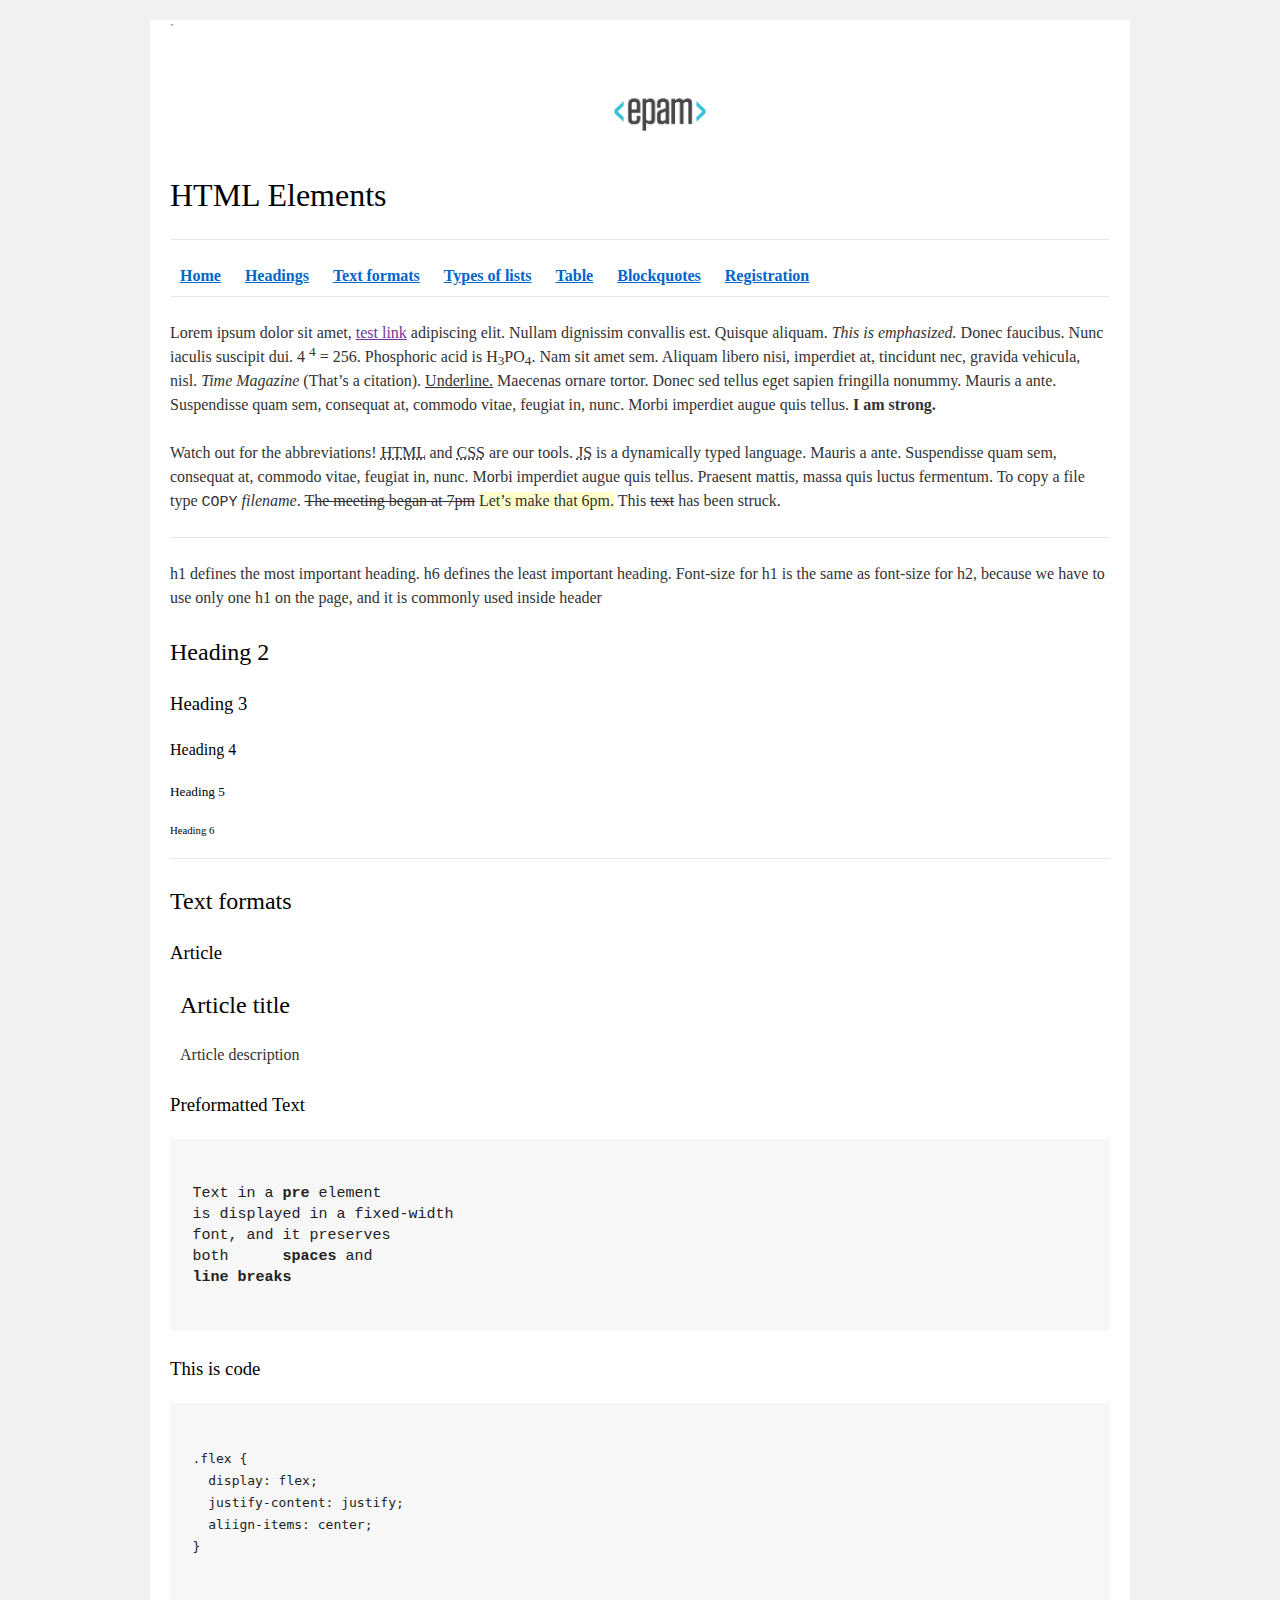
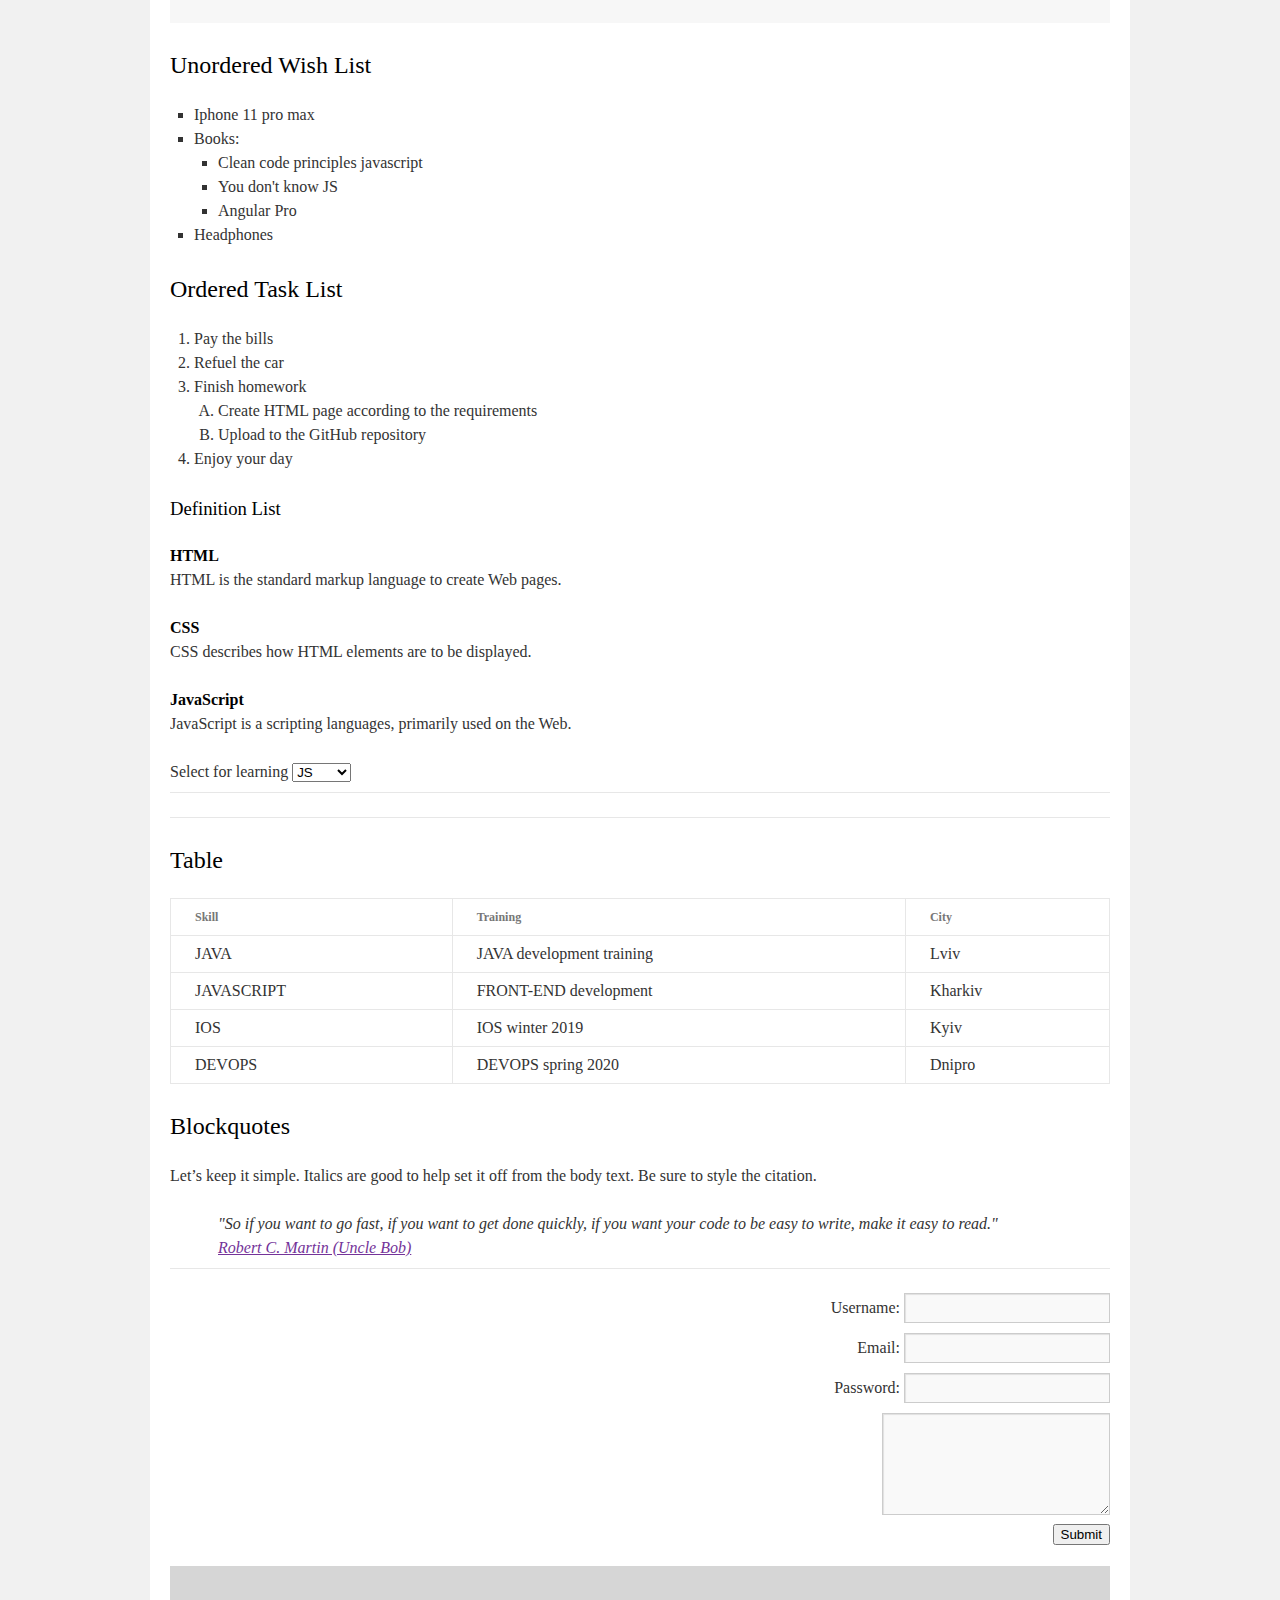
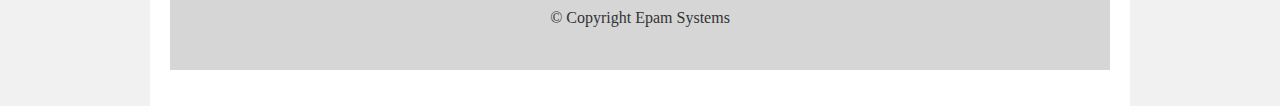
<file: FL12_HW1/homework/index.html>
<!DOCTYPE html>
<html lang="en">

<head>
    <meta charset="utf-8">
    <title>HTML Basics</title>
    <link rel="stylesheet" href="style.css">
</head>

<body>
    <div id="wrapper">`
        <div id="main">
            <div id="container">
                <div id="content" role="main">
                    <header>
                        <img src="logo.png" alt="EPAM logo">
                        <h1>HTML Elements</h1>
                        <hr>
                        <nav>
                            <a href="#"><b>Home</b></a>
                            <a href="#headings"><b>Headings</b></a>
                            <a href="#text-formats"><b>Text formats</b></a>
                            <a href="#lists"><b>Types of lists</b></a>
                            <a href="#table"><b>Table</b></a>
                            <a href="#blockquotes"><b>Blockquotes</b></a>
                            <a href="#registration"><b>Registration</b></a>
                        </nav>
                    </header>
                    <hr>
                    <main>
                        <div>
                            <p>Lorem ipsum dolor sit amet, <a href="">test link</a> adipiscing elit. Nullam dignissim convallis est. Quisque aliquam. <em>This is emphasized.</em> Donec faucibus. Nunc iaculis suscipit dui. 4 <sup>4</sup> = 256. Phosphoric acid is H<sub>3</sub>PO<sub>4</sub>. Nam sit amet sem. Aliquam libero nisi, imperdiet at, tincidunt nec, gravida vehicula, nisl. <i>Time Magazine</i> (That’s a citation). <u>Underline.</u> Maecenas ornare tortor. Donec sed tellus eget sapien fringilla nonummy. Mauris a ante. Suspendisse quam sem, consequat at, commodo vitae, feugiat in, nunc. Morbi imperdiet augue quis tellus. <strong>I am strong.</strong></p>
                            <p>Watch out for the abbreviations! <abbr title="Hyper Text Markup Language">HTML</abbr> and <abbr title="Cascading Style Sheets">CSS</abbr> are our tools. <abbr title="JavaScript">JS</abbr> is a dynamically typed language. Mauris a ante. Suspendisse quam sem, consequat at, commodo vitae,  feugiat in, nunc. Morbi imperdiet augue quis tellus. Praesent mattis, massa quis luctus fermentum. To copy a file type <kbd>COPY</kbd> <i>filename</i>. <del>The meeting began at 7pm</del> <ins>Let’s make that 6pm.</ins> This <s>text</s> has been struck.</p>
                        </div>
                        <hr>
                        <section id="headings">
                            <p>h1 defines the most important heading. h6 defines the least important heading. Font-size for h1 is the same as font-size for h2, because we have to use only one h1 on the page, and it is commonly used inside header</p>
                            <h2>Heading 2</h2>
                            <h3>Heading 3</h3>
                            <h4>Heading 4</h4>
                            <h5>Heading 5</h5>
                            <h6>Heading 6</h6>
                        </section>
                        <hr>
                        <section id="text-formats">
                            <h2>Text formats</h2>
                            <h3>Article</h3>
                            <article>
                                <h2>Article title</h2>
                                <p>Article description</p>
                            </article>
<h3>Preformatted Text</h3>
<pre>

Text in a <strong>pre</strong> element
is displayed in a fixed-width
font, and it preserves
both      <strong>spaces</strong> and
<strong>line breaks</strong>

</pre>
<h3>This is code</h3>
<pre>
<code>
.flex {
  display: flex;
  justify-content: justify;
  aliign-items: center;
}

</code>
</pre>
                        </section>
                        <section id="lists">
                            <h2>Unordered Wish List</h2>
                            <ul>
                                <li>Iphone 11 pro max</li>
                                <li>Books:
                                    <ul>
                                        <li>Clean code principles javascript</li>
                                        <li>You don't know JS</li>
                                        <li>Angular Pro</li>
                                    </ul>
                                </li>
                                <li>Headphones</li>
                            </ul>
                            
                            <h2>Ordered Task List</h2>
                            <ol>
                                <li>Pay the bills</li>
                                <li>Refuel the car</li>
                                <li>Finish homework
                                    <ol>
                                        <li>Create HTML page according to the requirements</li>
                                        <li>Upload to the GitHub repository</li>
                                    </ol>
                                </li>
                                <li>Enjoy your day</li>
                            </ol>
                            
                            <h3>Definition List</h3>
                            <dl>    
                                <dt>HTML</dt>
                                <dd>HTML is the standard markup language to create Web pages.</dd>
                                <dt>CSS</dt>
                                <dd>CSS describes how HTML elements are to be displayed.</dd>
                                <dt>JavaScript</dt>
                                <dd>JavaScript is a scripting languages, primarily used on the Web.</dd>
                            </dl>
                            <span>Select for learning</span>
                            <select>
                                <option value="js">JS</option>
                                <option value="html">HTML</option>
                                <option value="css">CSS</option>
                            </select>
                        </section>
                        
                        <hr>
                        <hr>
                        
                        <section id="table">
                            <h2>Table</h2>
                            <table>
                                <thead>
                                    <tr>
                                        <th>Skill</th>
                                        <th>Training</th>
                                        <th>City</th>
                                    </tr>
                                </thead>
                                <tbody>
                                    <tr>
                                        <td>JAVA</td>
                                        <td>JAVA development training</td>
                                        <td>Lviv</td>
                                    </tr>
                                    <tr>
                                        <td>JAVASCRIPT</td>
                                        <td>FRONT-END development</td>
                                        <td>Kharkiv</td>
                                    </tr>
                                    <tr>
                                        <td>IOS</td>
                                        <td>IOS winter 2019</td>
                                        <td>Kyiv</td>
                                    </tr>
                                    <tr>
                                        <td>DEVOPS</td>
                                        <td>DEVOPS spring 2020</td>
                                        <td>Dnipro</td>
                                    </tr>
                                </tbody>
                            </table>
                        </section>
                        <section id="blockquotes">
                            <h2>Blockquotes</h2>
                            <p>Let’s keep it simple. Italics are good to help set it off from the body text. Be sure to style the citation.</p>
                            <blockquote>
                                <q>"So if you want to go fast, if you want to get done quickly, if you want your code to be easy to write, make it easy to read."</q> <br>
                                <a href="">Robert C. Martin (Uncle Bob)</a>
                            </blockquote>
                        </section>
                        <hr>
                        <div id="registration">
                            <form method="post">
                                <label for="form__username">Username:</label>
                                <input type="text" name="username" id="form__username"><br>
                                <label for="form__email">Email:</label>
                                <input type="email" name="email" id="form__email"><br>
                                <label for="form__password">Password:</label>
                                <input type="password" name="password" id="form__password"><br>
                                <textarea name="message" id="form__message" cols="23" rows="4"></textarea><br>
                                <button type="submit">Submit</button>
                            </form>
                        </div>
                    </main>
                    <footer>
                        <span>&#169; Copyright Epam Systems</span>
                    </footer>
                </div>
            </div>
        </div>
    </div>
</body>

</html>
</file>
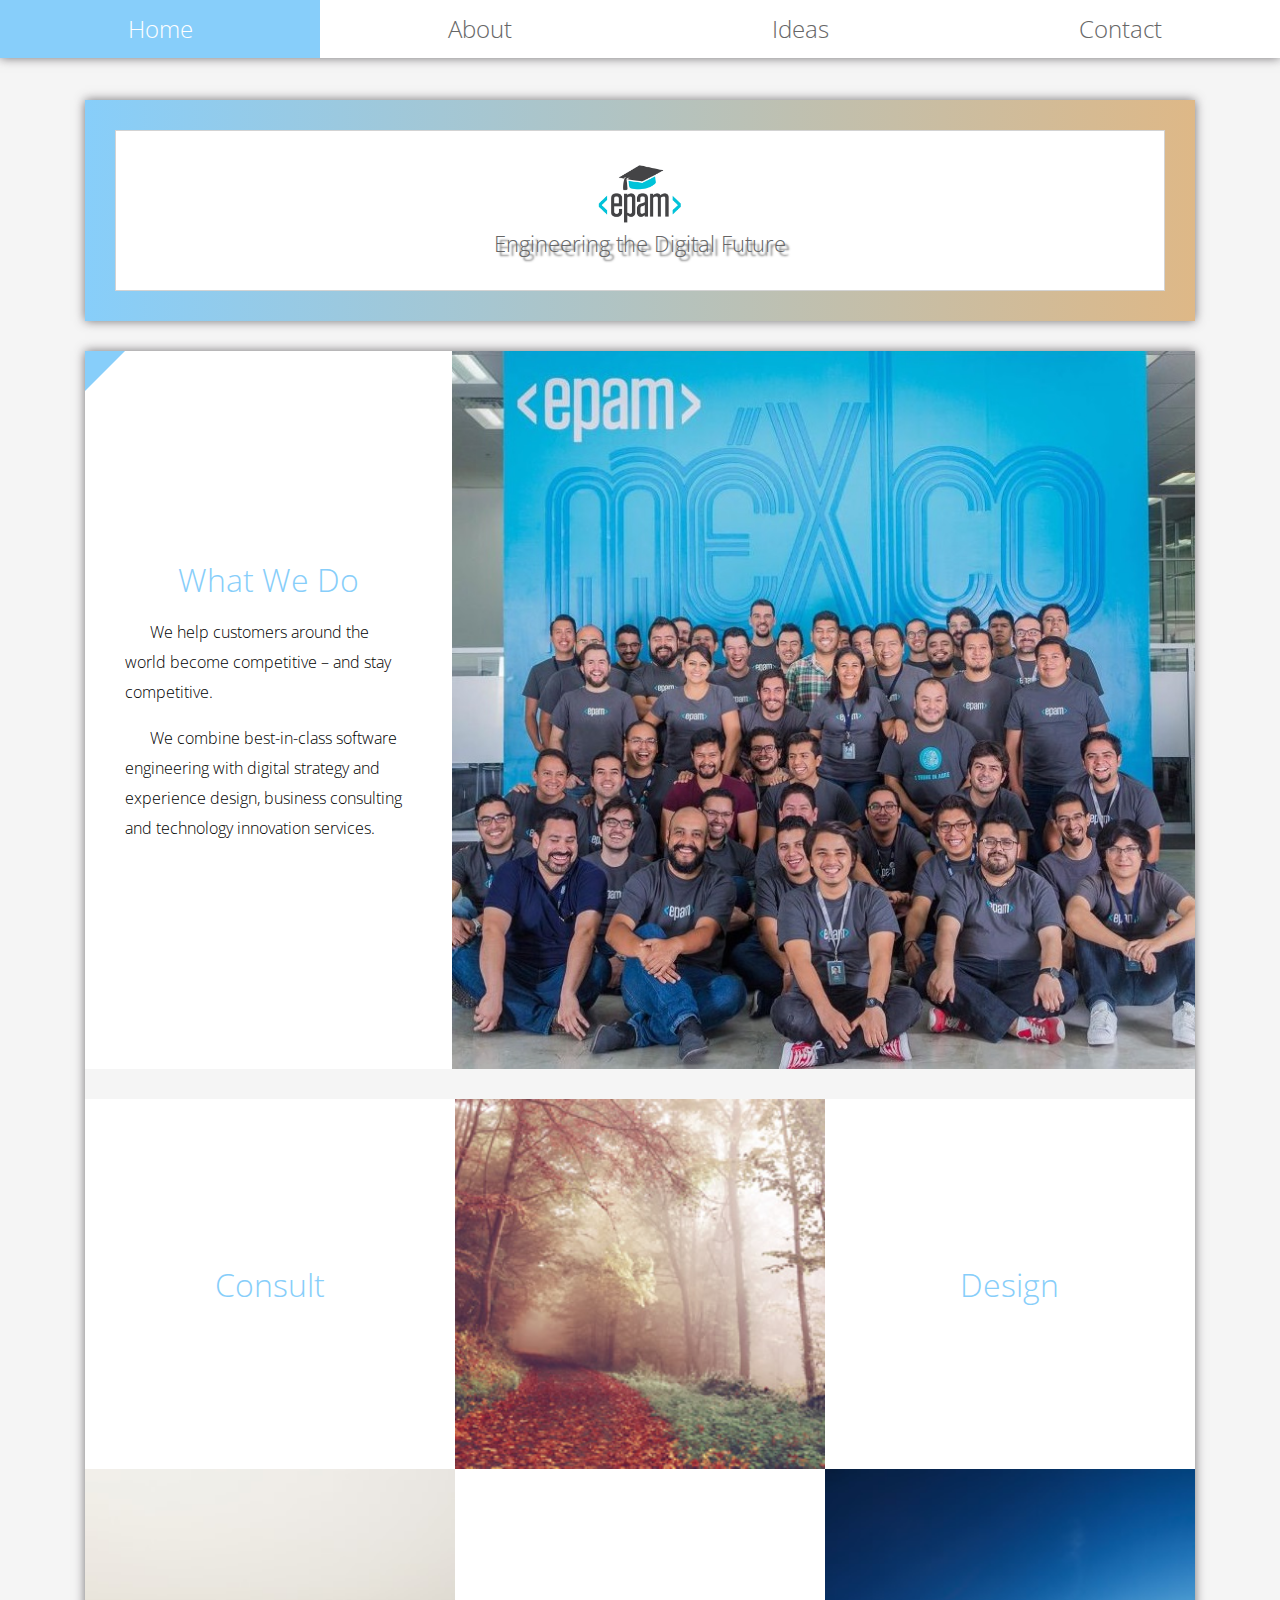
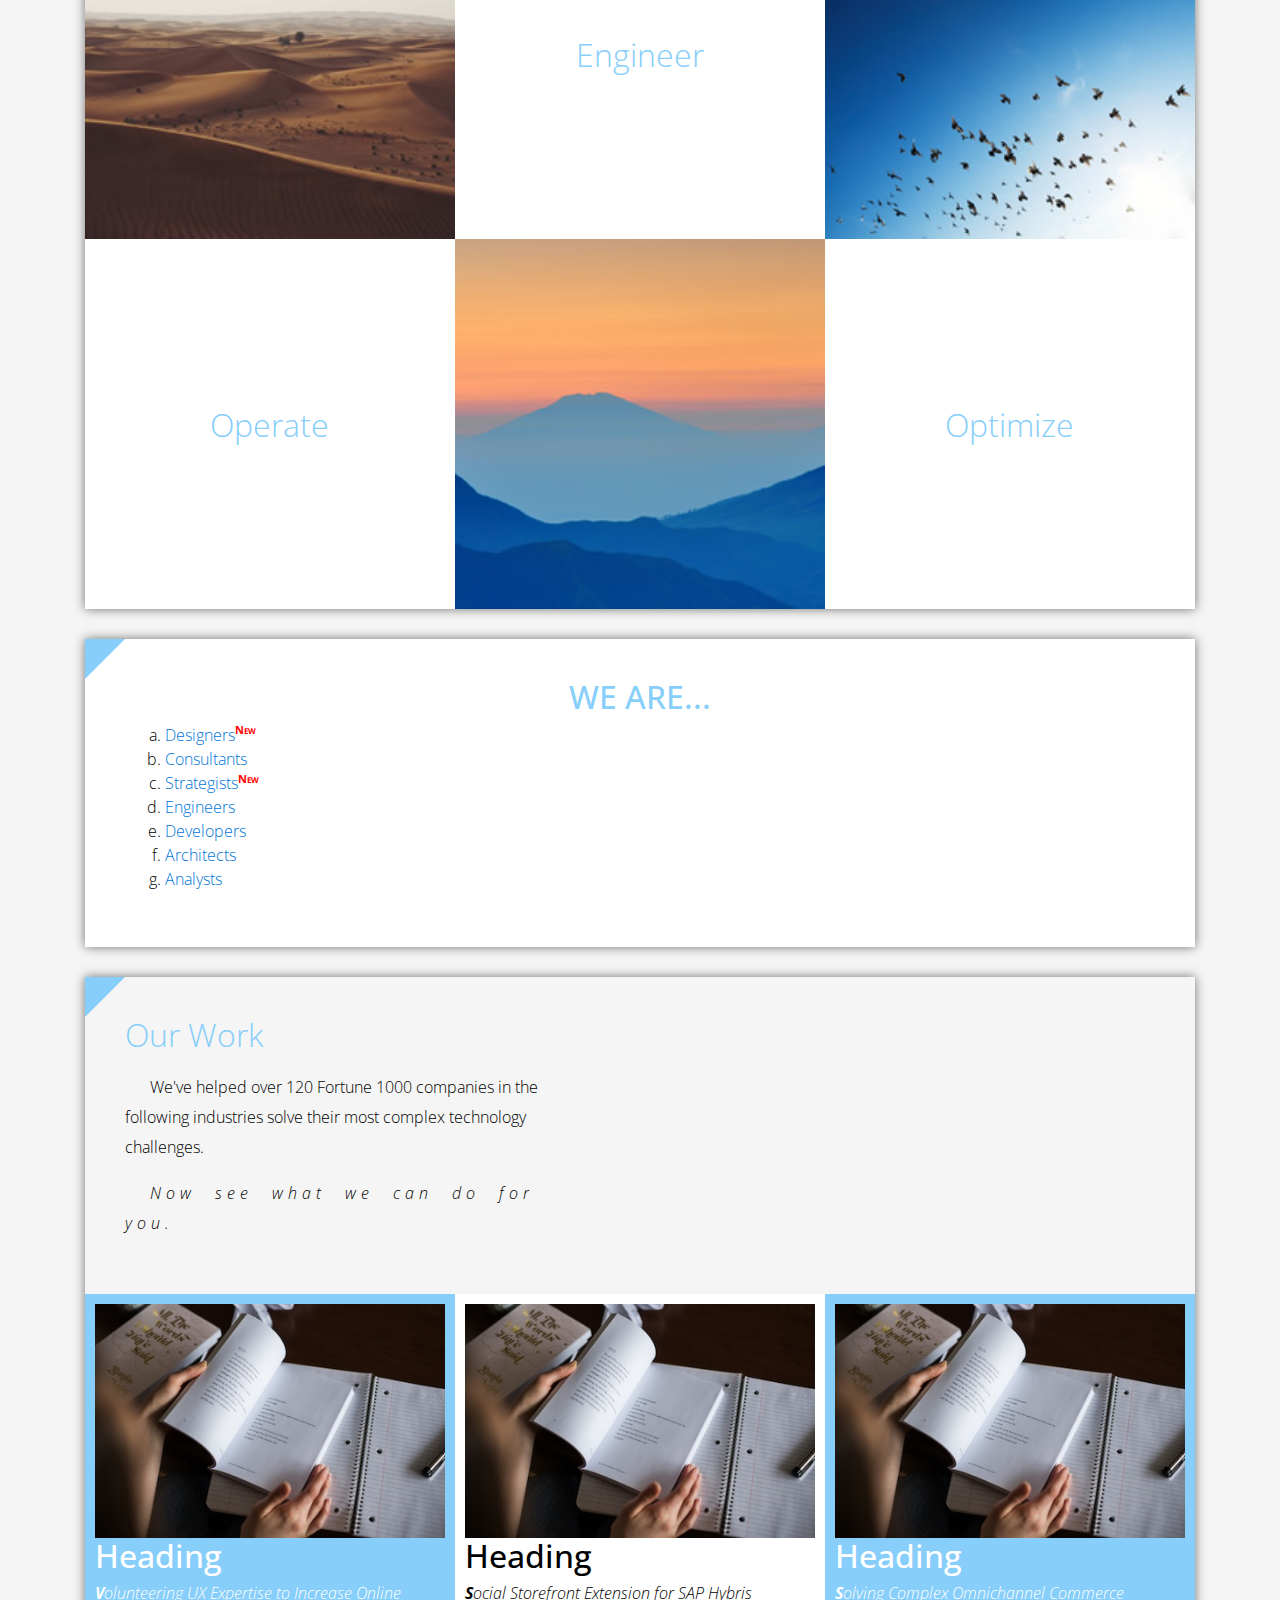
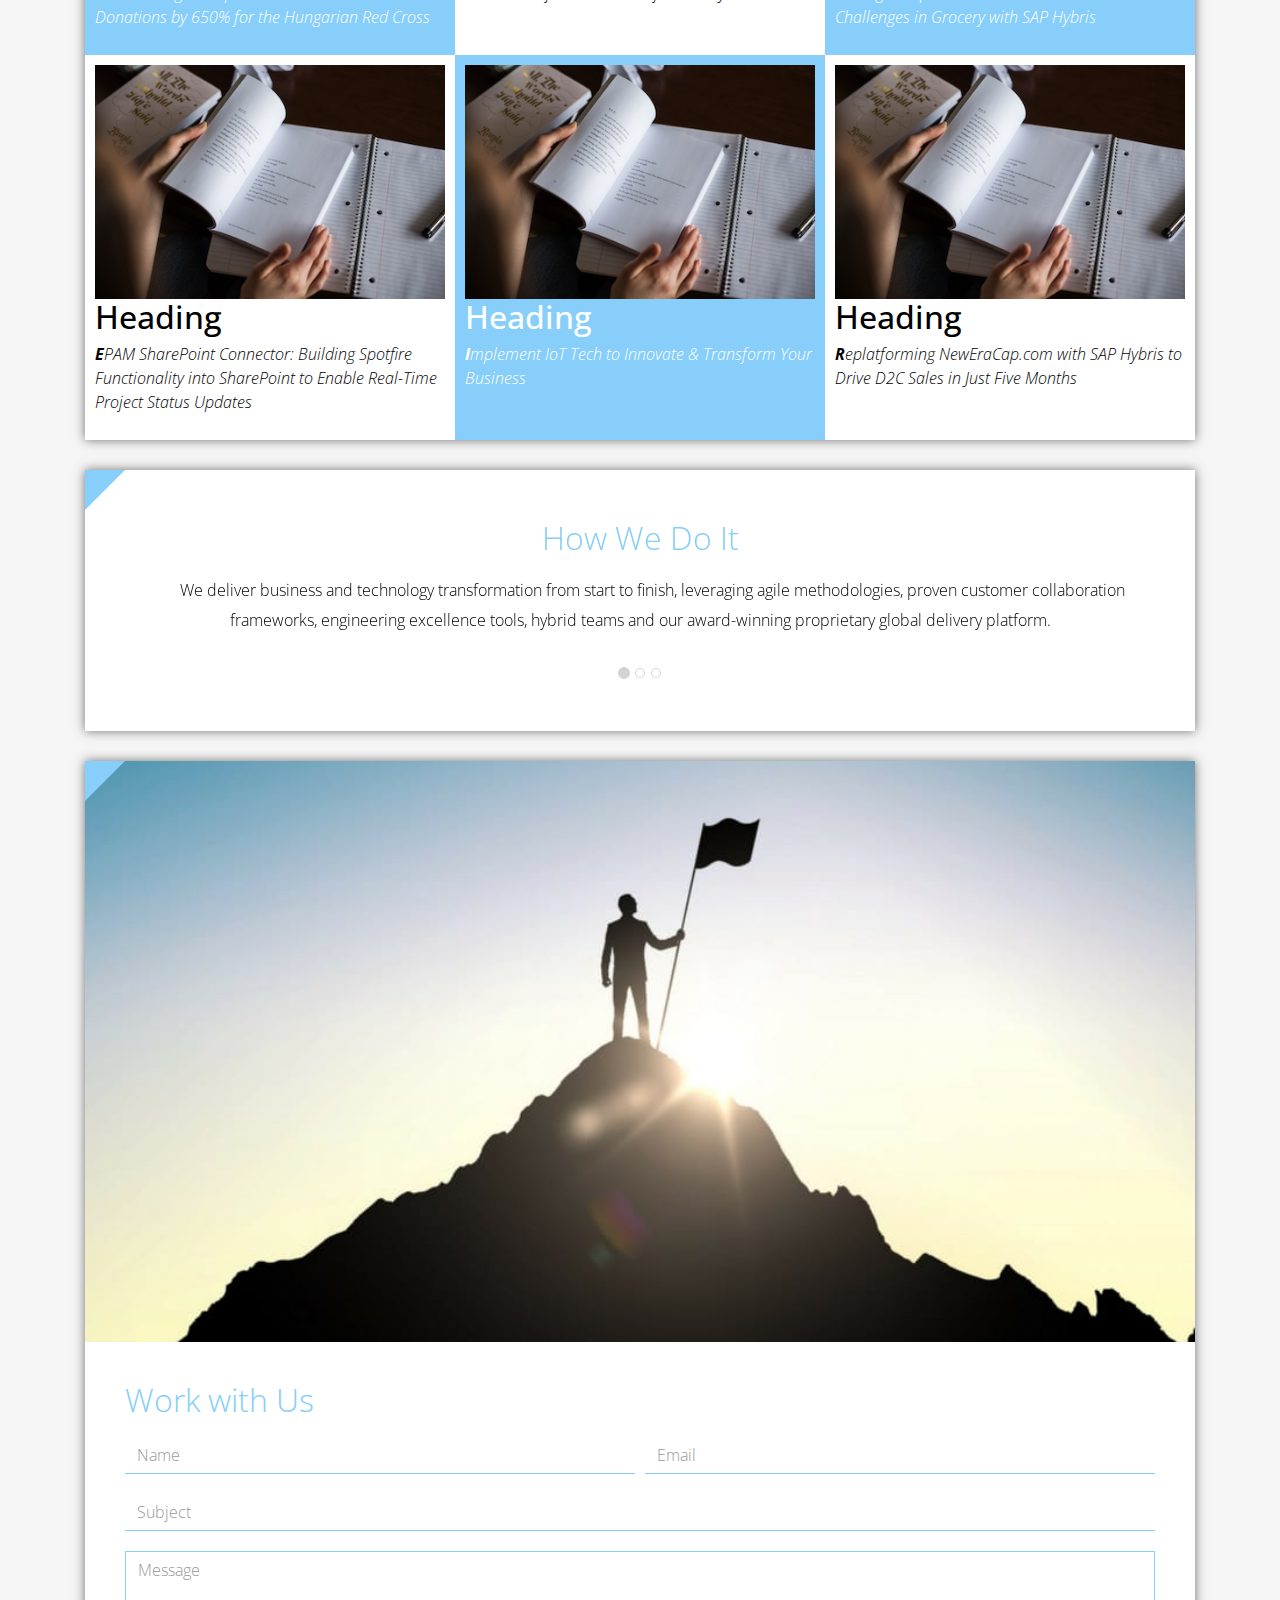
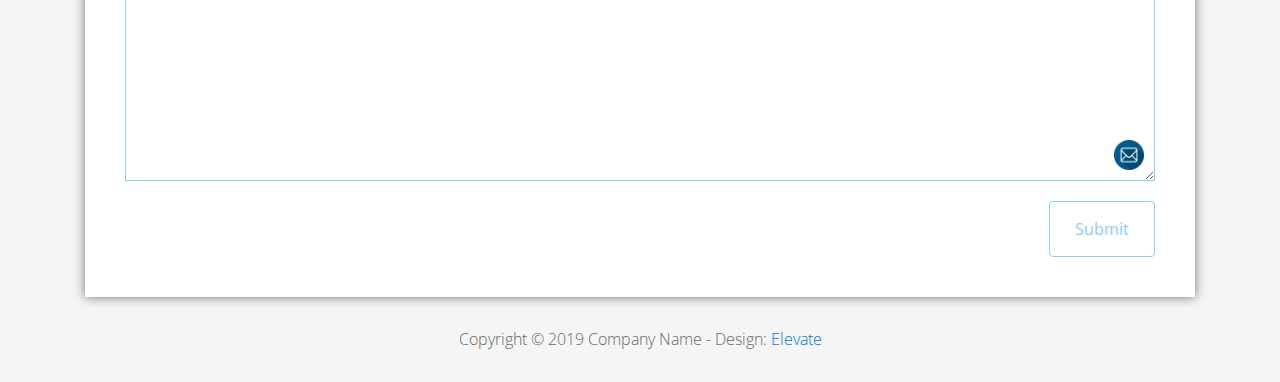
<file: FL12_HW2/homework/index.html>
<!DOCTYPE html>
<html lang="en">

<head>
  <meta charset="utf-8">
  <meta http-equiv="X-UA-Compatible" content="IE=edge">
  <meta name="viewport" content="width=device-width, initial-scale=1">

  <title>CSS Basics HW</title>



  <!-- load stylesheets -->
  <link rel="stylesheet" href="http://fonts.googleapis.com/css?family=Open+Sans:300,400">
  <!-- Google web font "Open Sans" -->
  <link rel="stylesheet" href="css/bootstrap.min.css">
  <!-- Bootstrap style -->
  <link rel="stylesheet" href="css/general.css">
  <link rel="stylesheet" href="css/style.css">
  <!-- Templatemo style -->
</head>

<body>
  <div class="container">

    <div class="tm-sidebar">
      <nav class="tm-main-nav">
        <ul>
          <li class="tm-nav-item"><a href="#home" class="tm-nav-item-link">Home</a></li>
          <li class="tm-nav-item"><a href="#about" class="tm-nav-item-link">About</a></li>
          <li class="tm-nav-item"><a href="#ideas" class="tm-nav-item-link">Ideas</a></li>
          <li class="tm-nav-item"><a href="#contact" class="tm-nav-item-link">Contact</a></li>
        </ul>
      </nav>
    </div>

    <div class="tm-main-content">

      <div id="home" class="tm-content-box tm-content-header margin-b-10">
        <div class="tm-banner">
          <div class="tm-banner-inner">
            <img src="img/epam_logo.png" width="100" alt="">
            <p class="tm-banner-text">Engineering the Digital Future</p>
          </div>
        </div>
      </div>

      <section>
        <div class="tm-content-box flex-2-col">

          <div class="padding-medium flex-item tm-team-description-container flex-item">
            <h2 class="tm-section-title">What We Do</h2>
            <p class="tm-section-description">We help customers around the world become competitive – and stay
              competitive.</p>
            <p class="tm-section-description"> We combine best-in-class software engineering with digital strategy and
              experience design, business consulting and technology innovation services.</p>
          </div>
          <div class="flex-item tm-team-img">
            <img src="img/epam-mexico.jpg" alt="epam-mexico">
          </div>

        </div>

        <div id="about" class="tm-content-box">

          <ul class="boxes gallery-container">
            <li class="box box-bg">
              <h2 class="tm-section-title tm-section-title-box tm-box-bg-title">Consult</h2>
            </li>
            <li class="box">
              <a href="img/idea-large-01.jpg">
                <img src="img/idea-01.jpg" alt="Image" class="img-fluid thumbnail box-img">
              </a>
            </li>
            <li class="box box-bg">
              <h2 class="tm-section-title tm-section-title-box tm-box-bg-title">Design</h2>
            </li>
            <li class="box">
              <a href="img/idea-large-02.jpg">
                <img src="img/idea-02.jpg" alt="Image" class="img-fluid thumbnail box-img">
              </a>
            </li>
            <li class="box box-bg">
              <h2 class="tm-section-title tm-section-title-box tm-box-bg-title">Engineer</h2>
            </li>
            <li class="box">
              <a href="img/idea-large-03.jpg">
                <img src="img/idea-03.jpg" alt="Image" class="img-fluid thumbnail box-img">
              </a>
            </li>
            <li class="box box-bg">
              <h2 class="tm-section-title tm-section-title-box tm-box-bg-title">Operate</h2>
            </li>
            <li class="box">
              <a href="img/idea-large-04.jpg">
                <img src="img/idea-04.jpg" alt="Image" class="img-fluid thumbnail box-img">
              </a>
            </li>
            <li class="box box-bg">
              <h2 class="tm-section-title tm-section-title-box tm-box-bg-title">Optimize</h2>
            </li>
          </ul>

        </div>

      </section>

      <!-- slider -->
      <section class="heading tm-content-box">
        <div class="padding-medium">
          <h2> WE ARE...</h2>
          <ol>
            <li><a href="index.html" class="text">Designers</a></li>
            <li><a href="index.html">Consultants</a></li>
            <li><a href="#" class="text">Strategists</a></li>
            <li><a href="#">Engineers</a></li>
            <li><a href="#">Developers</a></li>
            <li><a href="#">Architects</a></li>
            <li><a href="#">Analysts</a></li>
          </ol>
        </div>
      </section>

      <section class="blocks">
        <div class="padding-medium flex-item tm-team-description-container">
          <h2 class="tm-section-title">Our Work</h2>
          <p class="tm-section-description">We've helped over 120 Fortune 1000 companies in the following industries
            solve their most complex technology challenges. </p>
          <p class="tm-section-description"> Now see what we can do for you.</p>
        </div>
        <div class="tm-content-box flex-2-col">
        </div>
        <div class="tm-content-box">
          <ul class="boxes gallery-container">
            <li class="box box-work">
              <img src="img/study.jpeg" alt="Image" class="img-fluid">
              <div>
                <h2>Heading</h2>
                <p>Volunteering UX Expertise to Increase Online Donations by 650% for the Hungarian Red Cross</p>
              </div>
            </li>
            <li class="box box-work">
              <img src="img/study.jpeg" alt="Image" class="img-fluid">
              <div>
                <h2>Heading</h2>
                <p>Social Storefront Extension for SAP Hybris</p>
              </div>
            </li>
            <li class="box box-work">
              <img src="img/study.jpeg" alt="Image" class="img-fluid">
              <div>
                <h2>Heading</h2>
                <p>Solving Complex Omnichannel Commerce Challenges in Grocery with SAP Hybris</p>
              </div>
            </li>
            <li class="box box-work">
              <img src="img/study.jpeg" alt="Image" class="img-fluid">
              <div>
                <h2>Heading</h2>
                <p>EPAM SharePoint Connector: Building Spotfire Functionality into SharePoint to Enable Real-Time
                  Project Status Updates</p>
              </div>
            </li>
            <li class="box box-work">
              <img src="img/study.jpeg" alt="Image" class="img-fluid">
              <div>
                <h2>Heading</h2>
                <p>Implement IoT Tech to Innovate &amp; Transform Your Business</p>
              </div>
            </li>
            <li class="box box-work">
              <img src="img/study.jpeg" alt="Image" class="img-fluid">
              <div>
                <h2>Heading</h2>
                <p>Replatforming NewEraCap.com with SAP Hybris to Drive D2C Sales in Just Five Months</p>
              </div>
            </li>
          </ul>

        </div>
      </section>

      <section id="ideas">
        <div id="tmCarousel" class="carousel slide tm-content-box" data-ride="carousel">

          <ol class="carousel-indicators">
            <li data-target="#tmCarousel" data-slide-to="0" class="active"></li>
            <li data-target="#tmCarousel" data-slide-to="1" class=""></li>
            <li data-target="#tmCarousel" data-slide-to="2" class=""></li>
          </ol>

          <div class="carousel-inner" role="listbox">

            <div class="carousel-item active">
              <div class="carousel-content">
                <div class="flex-item">
                  <h2 class="tm-section-title">How We Do It</h2>
                  <p class="tm-section-description carousel-description">We deliver business and technology
                    transformation from start to finish, leveraging agile methodologies, proven customer collaboration
                    frameworks, engineering excellence tools, hybrid teams and our award-winning proprietary global
                    delivery platform.</p>
                </div>
              </div>
            </div>

            <div class="carousel-item">
              <div class="carousel-content">
                <div class="flex-item">
                  <h2 class="tm-section-title">Our Clients</h2>
                  <p class="tm-section-description carousel-description">Lorem ipsum dolor sit amet,
                    consectetur adipiscing elit. Quisque vel nisi pharetra nibh varius pharetra ac
                    sagittis nisi. Etiam pharetra vestibulum hendrerit. Pellentesque interdum metus
                    sed massa rutrum.</p>
                </div>
              </div>
            </div>

            <div class="carousel-item">
              <div class="carousel-content">
                <div class="flex-item">
                  <h2 class="tm-section-title">Our Projects</h2>
                  <p class="tm-section-description carousel-description">Donec ex libero, fringilla
                    vitae purus sit amet, rhoncus pharetra lorem. Pellentesque id sem id lacus
                    ultricies vehicula. Aliquam rutrum mi non. Pellentesque interdum metus sed massa
                    rutrum.</p>
                </div>
              </div>
            </div>

          </div>

        </div>
      </section>

      <section class="tm-content-box">
        <img src="img/contact-us.jpg" alt="Contact image" class="img-fluid img-contact-us">

        <div id="contact" class="padding-medium">
          <h2 class="tm-section-title">Work with Us</h2>
          <form action="#contact" method="get" class="contact-form">

            <div class="form-group col-xs-12 col-sm-12 col-md-6 col-lg-6 form-group-2-col-left">
              <input type="text" id="contact_name" name="contact_name" class="form-control" placeholder="Name"
                required />
            </div>
            <div class="form-group col-xs-12 col-sm-12 col-md-6 col-lg-6 form-group-2-col-right mandatory-field">
              <input type="email" id="contact_email" name="contact_email" class="form-control" placeholder="Email"
                required />
            </div>
            <div class="form-group">
              <input type="text" id="contact_subject" name="contact_subject" class="form-control" placeholder="Subject"
                required />
            </div>
            <div class="form-group">
              <textarea id="contact_message" name="contact_message" class="form-control" rows="9" placeholder="Message"
                required></textarea>
            </div>

            <button type="submit" class="btn btn-primary submit-btn">Submit</button>

          </form>
        </div>
      </section>

      <footer class="tm-footer">
        <p class="text-xs-center">Copyright &copy; 2019 Company Name

          - Design: <a rel="nofollow" href="http://www.templatemo.com/tm-481-elevate" target="_parent">Elevate</a></p>
      </footer>

    </div>

  </div>

</body>

</html>
</file>
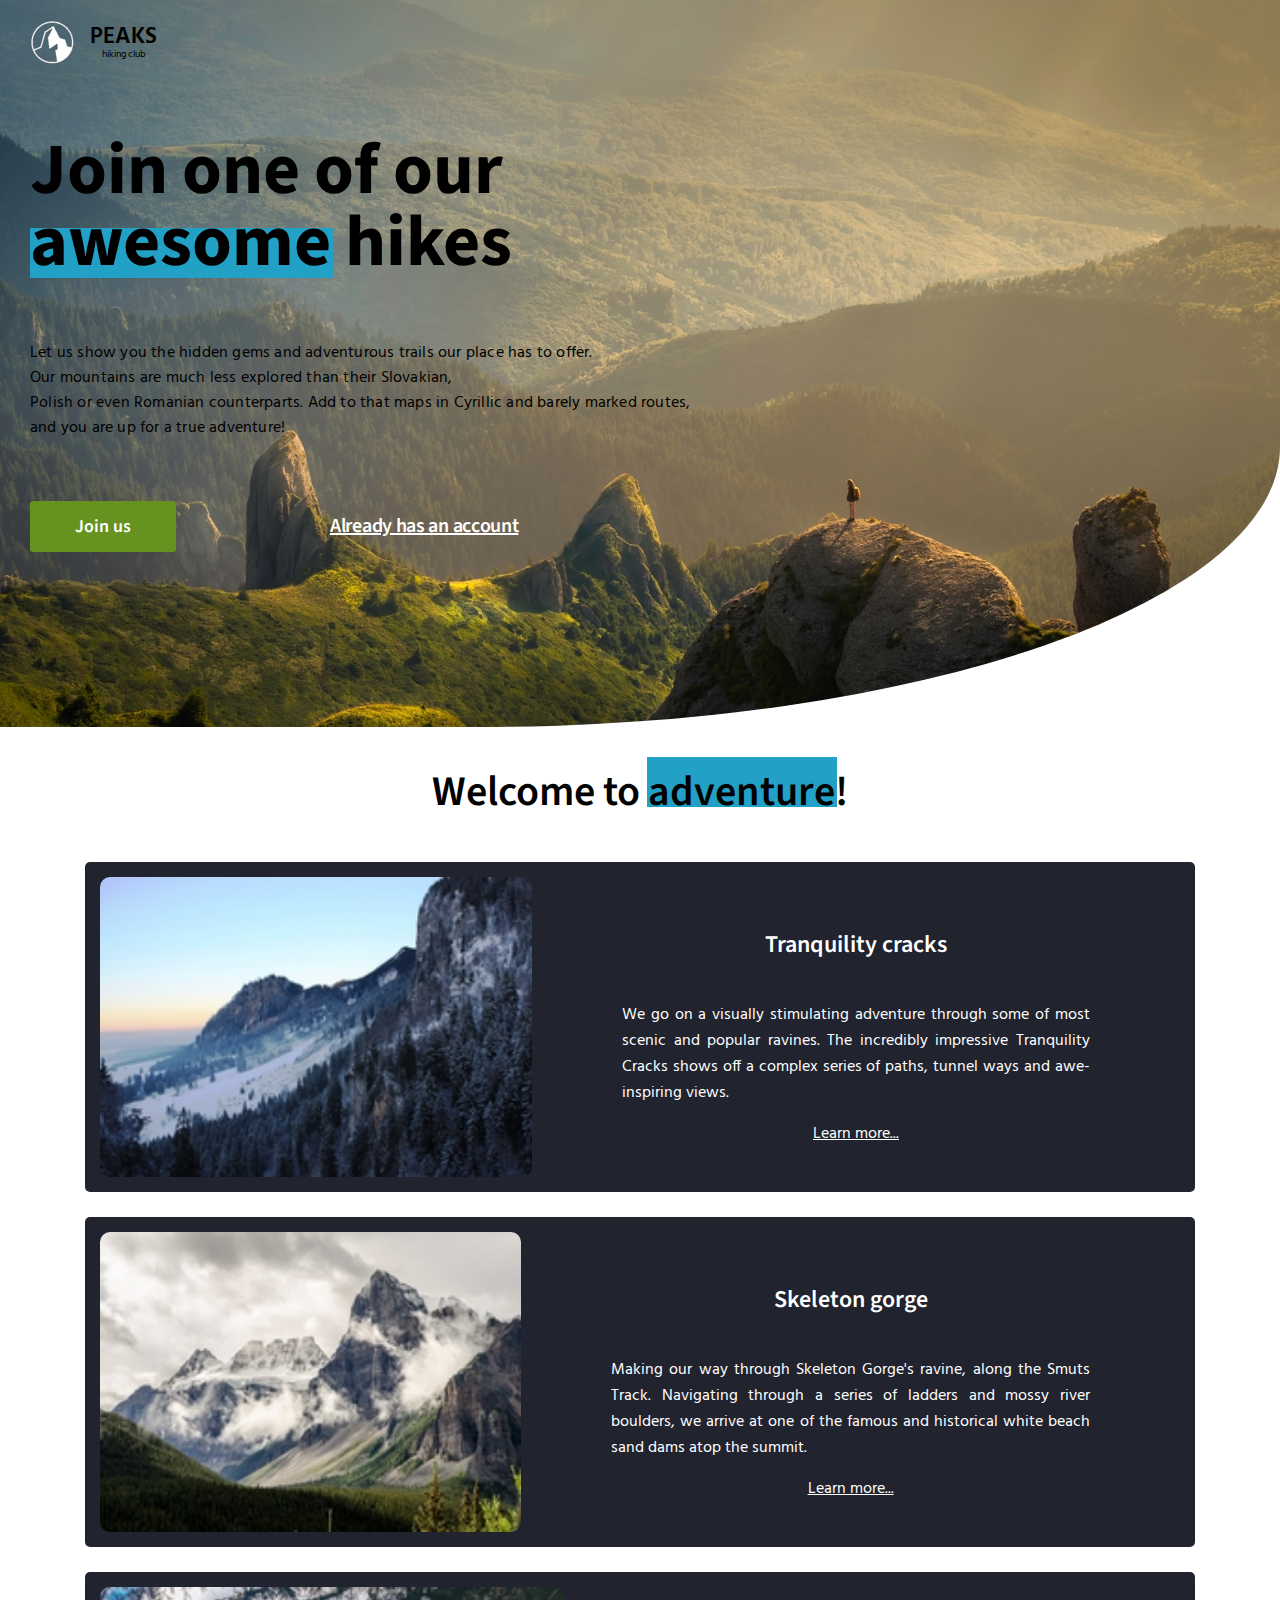
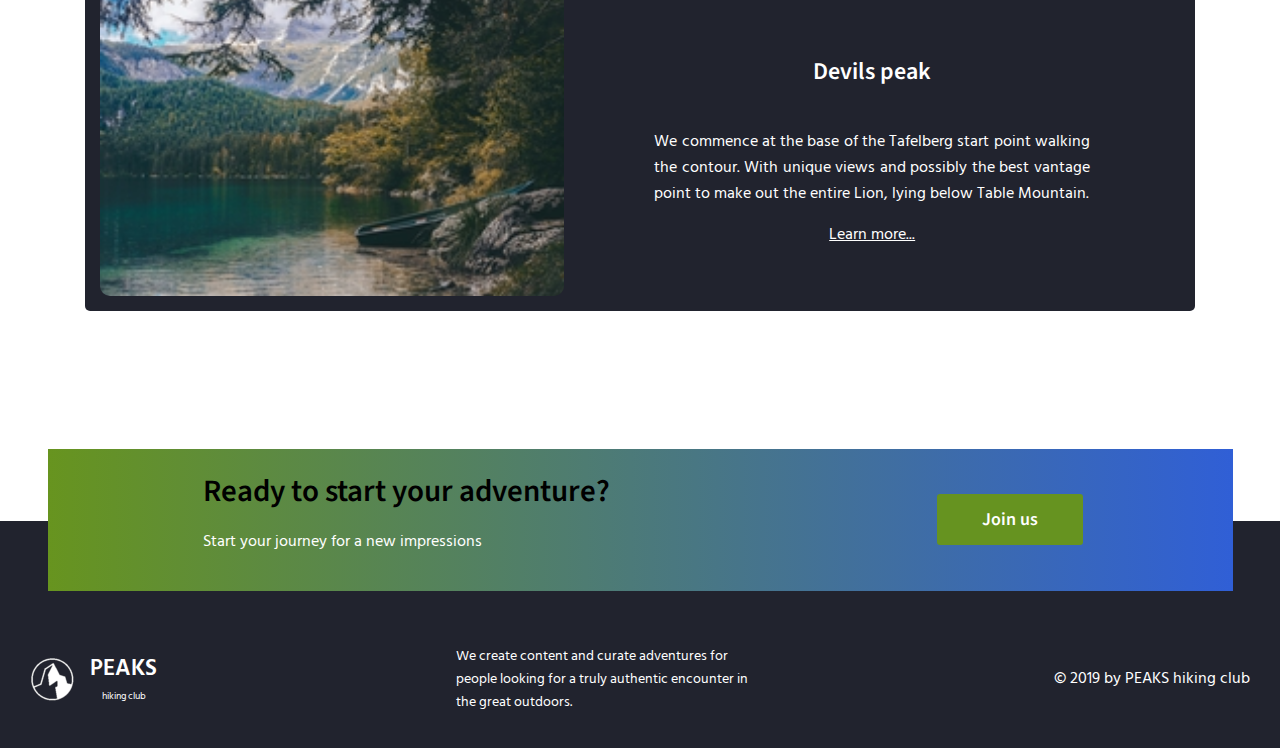
<file: FL12_HW3/homework/index.html>
<!DOCTYPE html>
<html lang="en">

<head>
    <meta charset="UTF-8">
    <meta name="viewport" content="width=device-width, initial-scale=1.0">
    <meta http-equiv="X-UA-Compatible" content="ie=edge">
    <link href="https://fonts.googleapis.com/css?family=Hind:400,600%7CSource+Sans+Pro:400,600,700%7CFresca"
        rel="stylesheet" />

    <!-- Styles should be switched here: -->

    <link rel="stylesheet" type="text/css" href="css/style1.css">
    <!--     <link rel="stylesheet" type="text/css" href="css/style2.css">-->

    <title>PEAKS hiking club</title>
</head>

<body>
    <header class="header">
        <div class="header-wrap">
            <div class="landing-logo">
                <img src="img/m-logo.png" alt="logo" />
                <p>PEAKS<span>hiking club</span></p>
            </div>
            <p class="header_heading">
                Join one of our awesome hikes
            </p>
            <p class="header_text">
                Let us show you the hidden gems and adventurous trails our place has to offer.
                Our mountains are much less explored than their Slovakian,
                Polish or even Romanian counterparts. Add to that maps in Cyrillic and barely marked routes,
                and you are up for a true adventure!
            </p>
            <div>
                <button class="header_button">Join us</button>
                <a href="#" class="login">Already has an account</a>
            </div>
        </div>
    </header>
    <main class="section">
        <p class="section_text">
            Welcome to adventure!
        </p>
        <div class="section_card_wrap">
            <div class="section_card">
                <img class="section_card_img" src="img/m-1.jpg" alt="experts" />
                <div class="section_card_right_container">
                    <p class="section_card_heading">
                        Tranquility cracks
                    </p>
                    <p class="section_card_text">
                        We go on a visually stimulating adventure through some of most scenic and popular ravines.
                        The incredibly impressive Tranquility Cracks shows off a complex series of paths, tunnel ways
                        and
                        awe-inspiring views.
                    </p>
                    <a href="#" class="section_link">Learn more...</a>
                </div>
            </div>
            <div class="section_card">
                <img class="section_card_img" src="img/m-2.jpg" alt="content formats" />
                <div class="section_card_right_container">
                    <p class="section_card_heading">
                        Skeleton gorge
                    </p>
                    <p class="section_card_text">
                        Making our way through Skeleton Gorge's ravine, along the Smuts Track.
                        Navigating through a series of ladders and mossy river boulders, we arrive at one of the famous
                        and
                        historical white beach sand dams atop the summit.
                    </p>
                    <a href="#" class="section_link">Learn more...</a>
                </div>
            </div>
            <div class="section_card">
                <img class="section_card_img" src="img/m-3.jpg" alt="certificate" />
                <div class="section_card_right_container">
                    <p class="section_card_heading">
                        Devils peak
                    </p>
                    <p class="section_card_text">
                        We commence at the base of the Tafelberg start point walking the contour.
                        With unique views and possibly the best vantage point to make out the entire Lion, lying below
                        Table
                        Mountain.
                    </p>
                    <a href="#" class="section_link">Learn more...</a>
                </div>
            </div>
        </div>
        <div class="section_banner">
            <div class="section_banner_text_wrap">
                <p class="section_banner_heading">
                    Ready to start your adventure?
                </p>
                <p class="section_banner_text">
                    Start your journey for a new impressions
                </p>
            </div>
            <button class="section_banner_button">Join us</button>
        </div>
    </main>
    <footer class="footer">
        <div class="footer-wrap">
            <div class="footer_logo landing-logo">
                <img src="img/m-logo.png" alt="logo" />
                <p>PEAKS<span>hiking club</span></p>
            </div>
            <p class="footer_text">
                We create content and curate adventures for people looking for a truly authentic encounter in the great
                outdoors.
            </p>
            <span class="footer-cr">
                &copy; 2019 by PEAKS hiking club
            </span>
        </div>
    </footer>
</body>

</html>
</file>
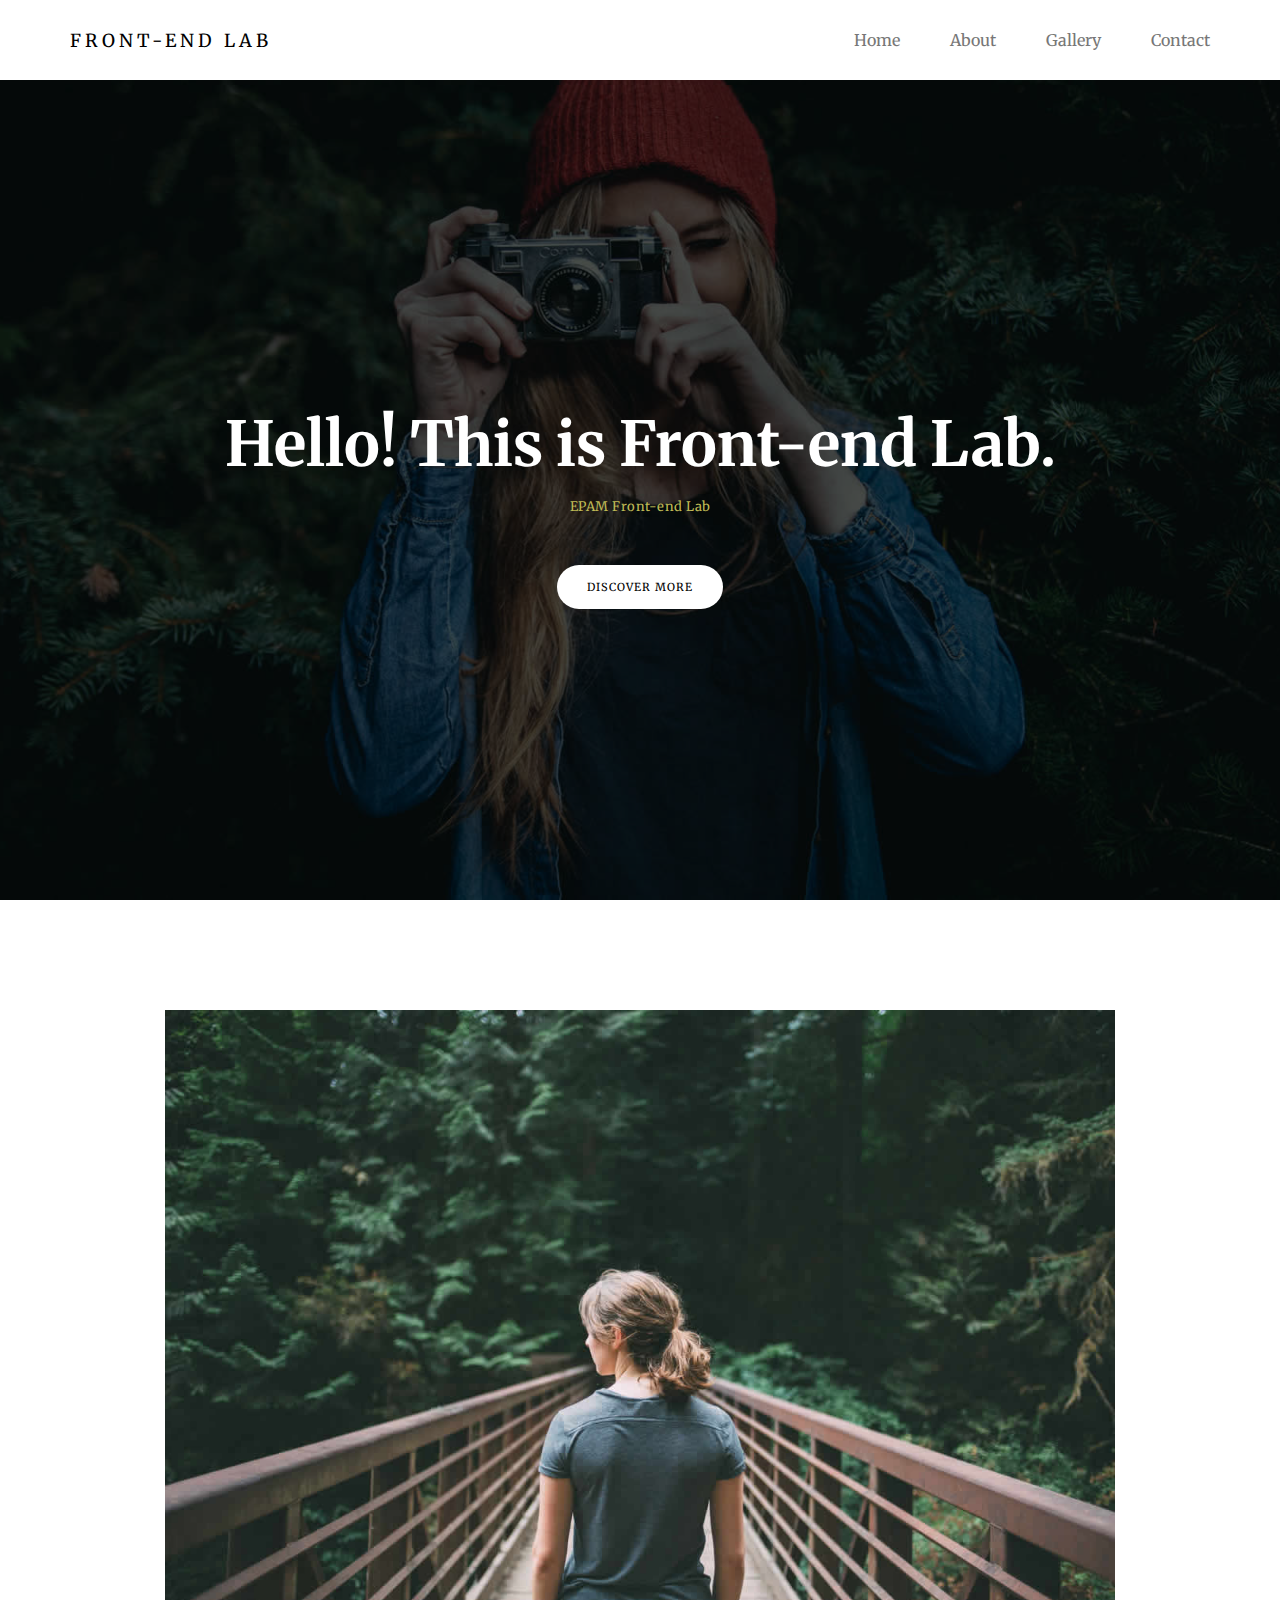
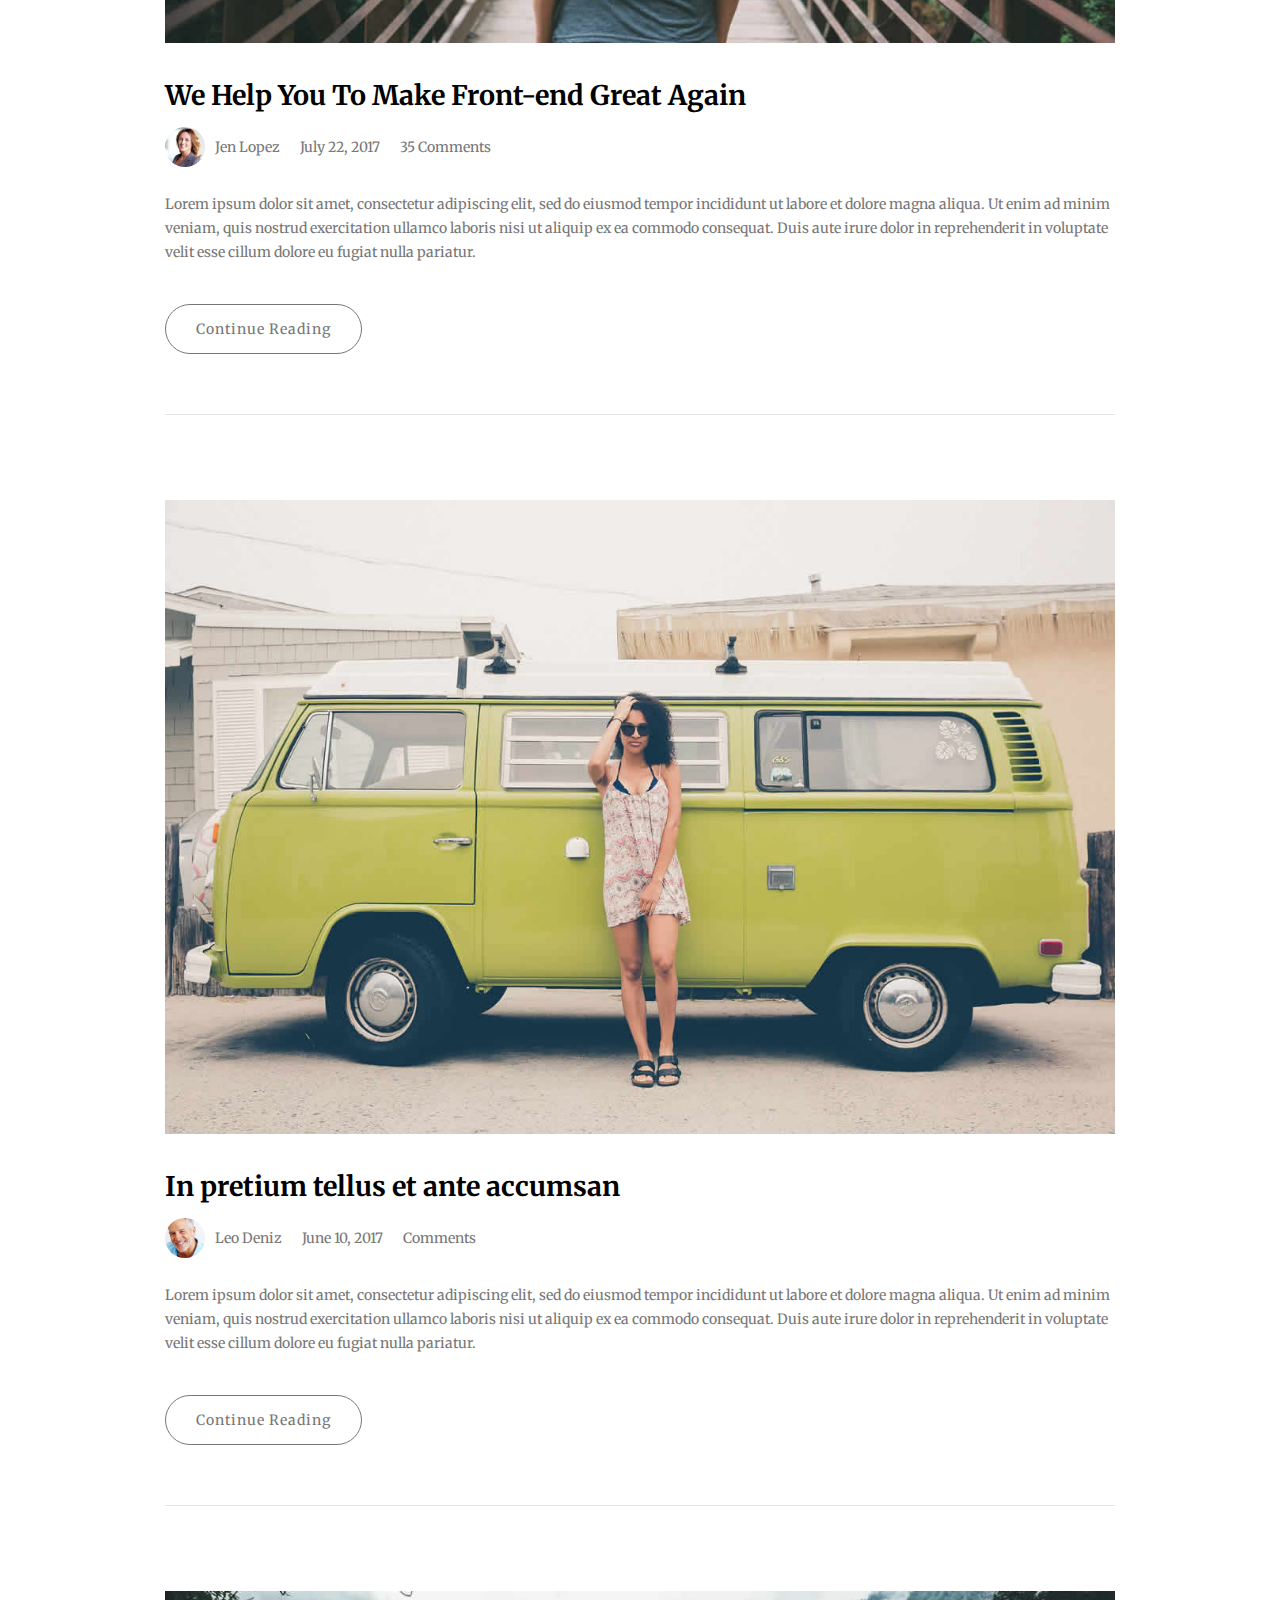
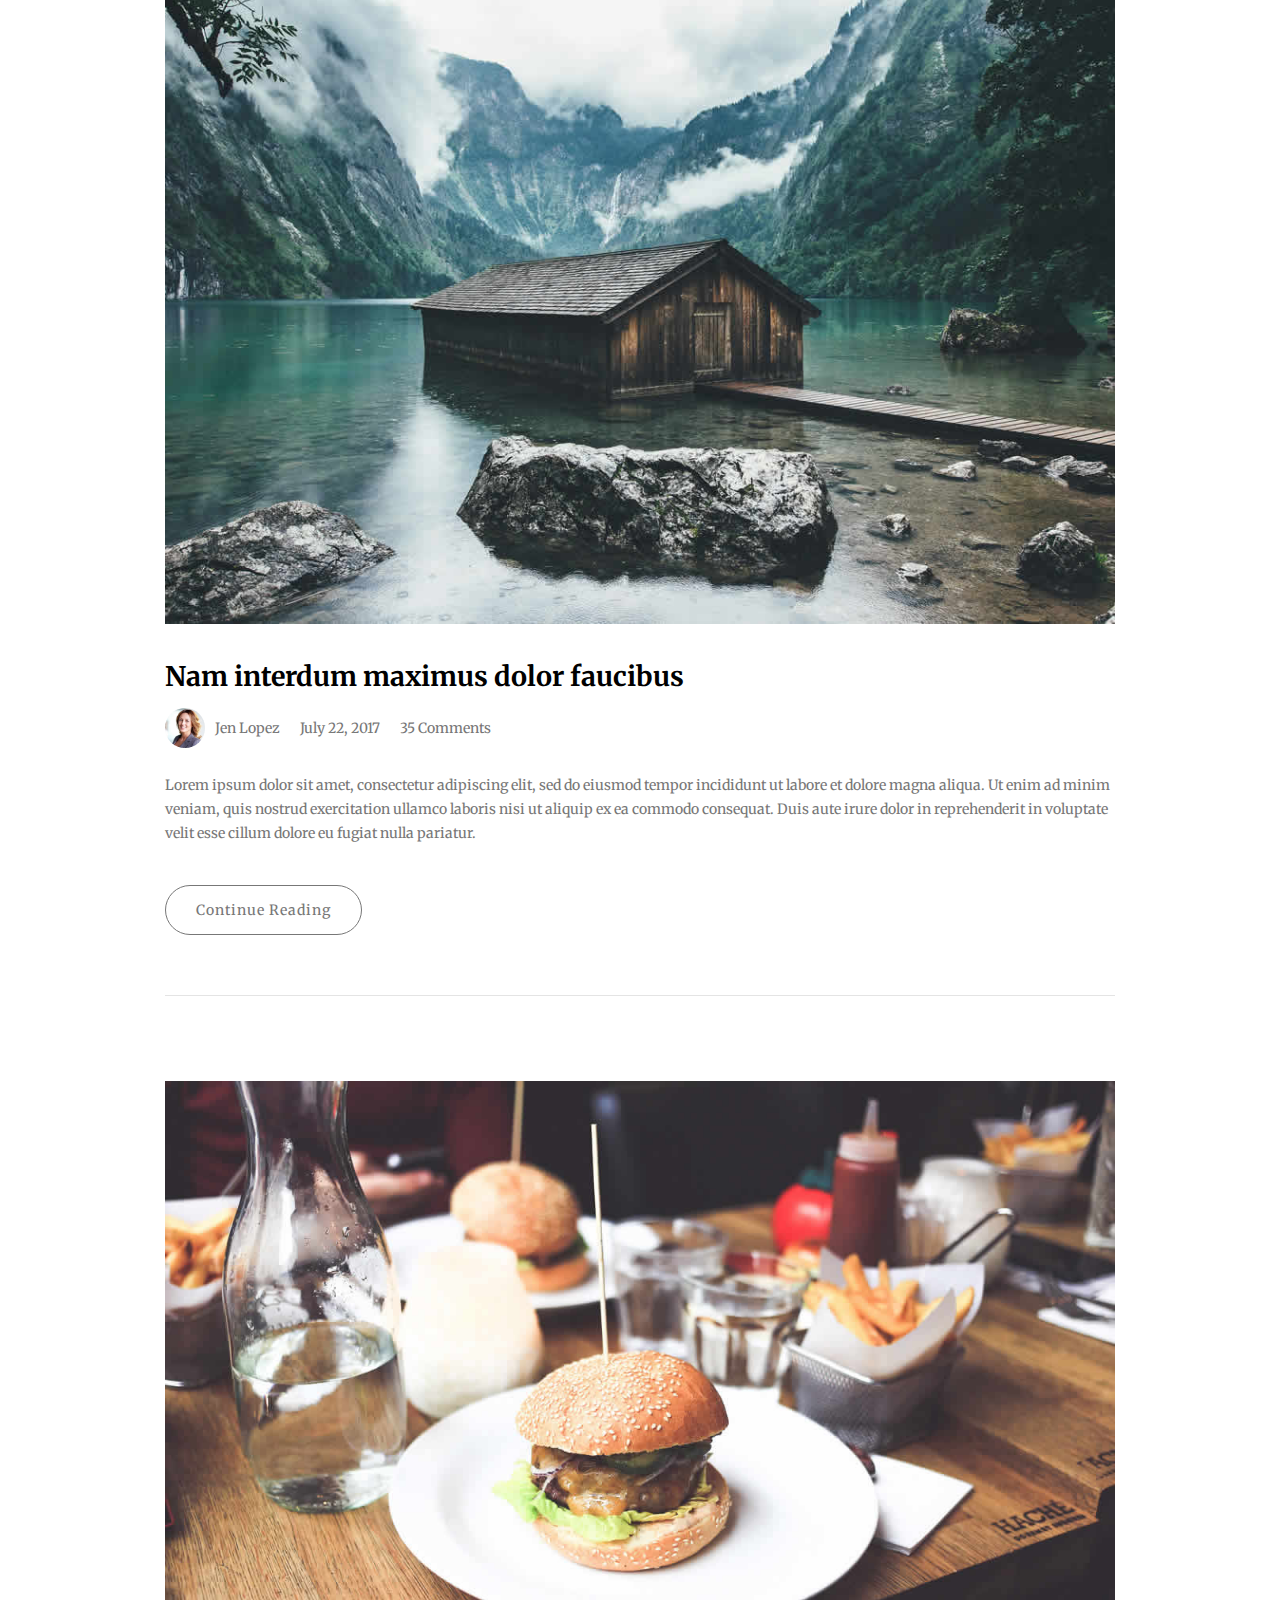
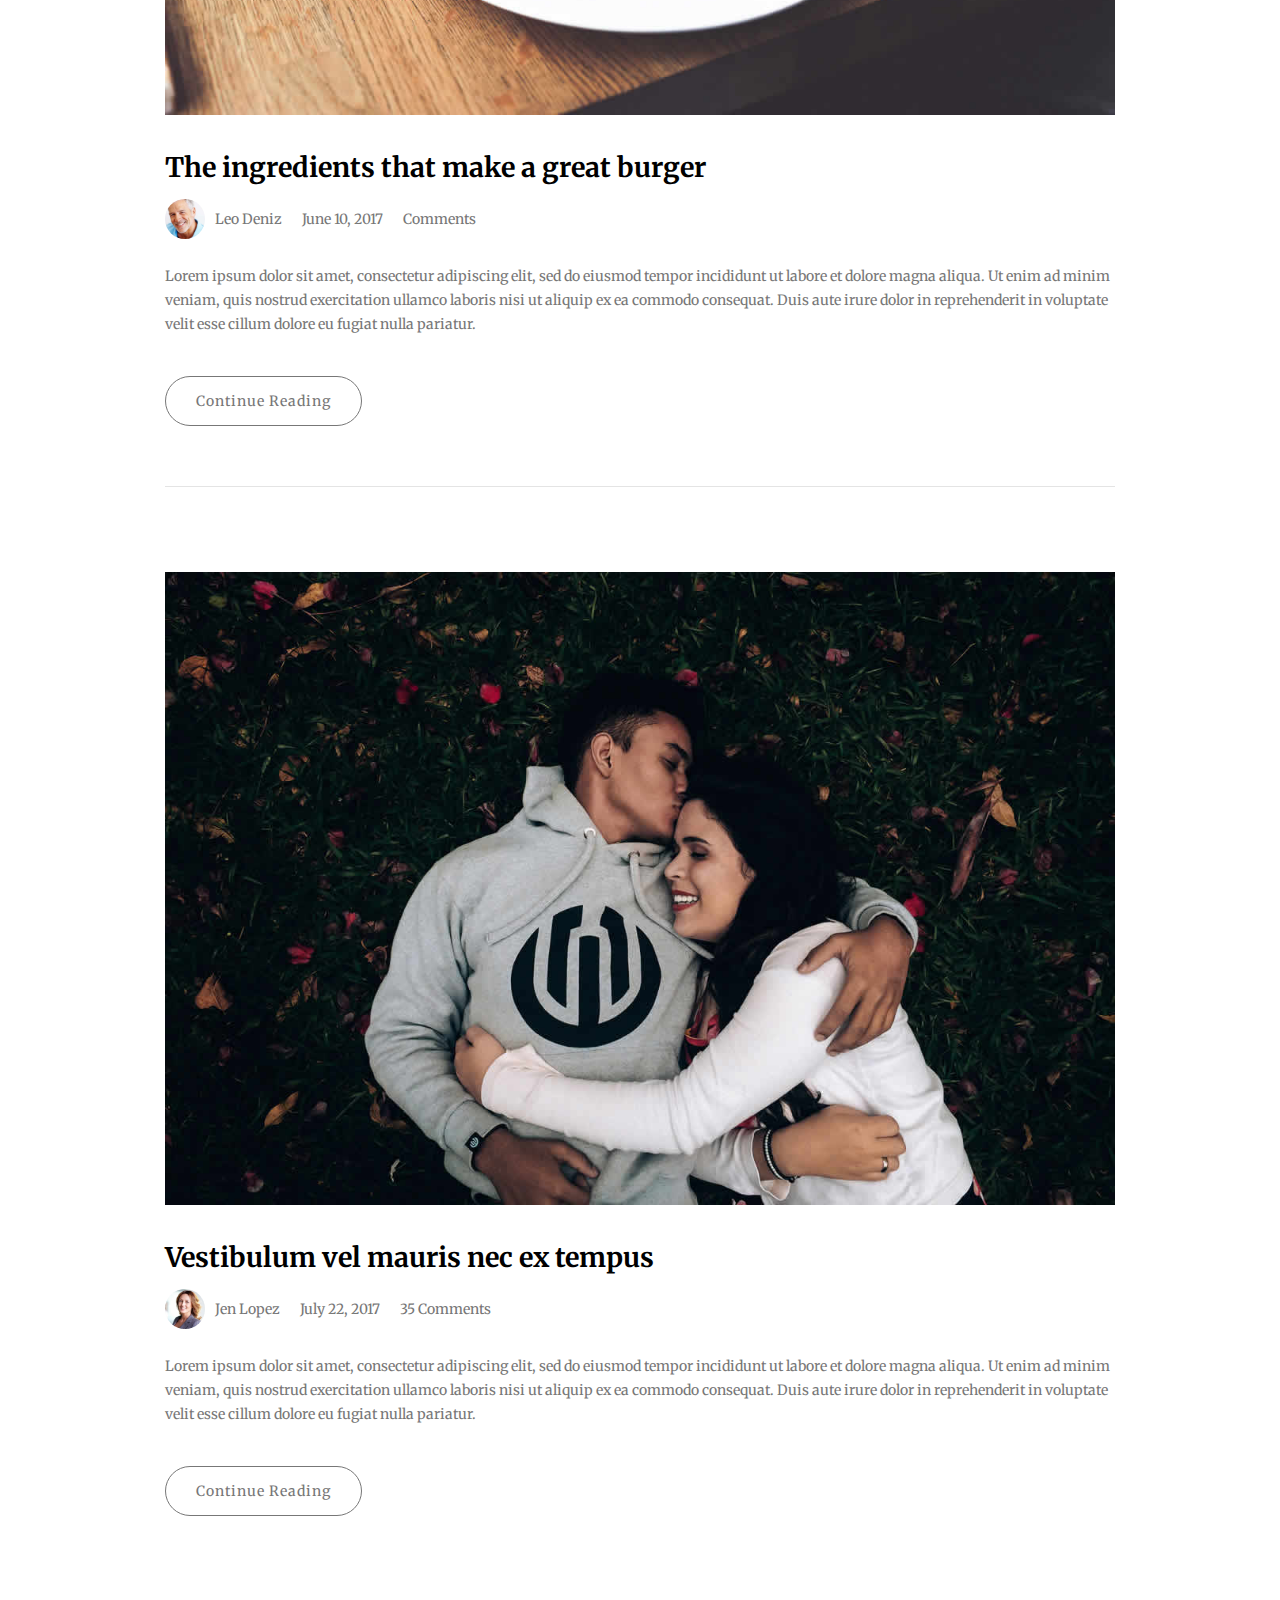
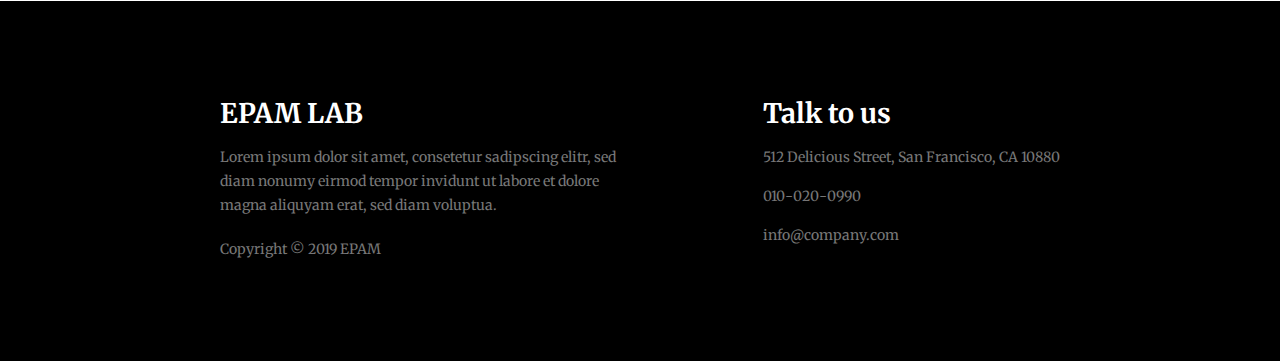
<file: FL12_HW4/homework/index.html>
<!DOCTYPE html>
<html lang="zxx">

<head>
    <meta charset="UTF-8">
    <title>Front-end Lab</title>
    <link rel="stylesheet" href="css/style.css">
    <link href="https://fonts.googleapis.com/css?family=Merriweather" rel="stylesheet" />
</head>

<body>
    <div class="header-wrapper">
        <header class="header">
            <a href="#" class="logo">Front-end Lab</a>
            <nav class="nav">
                <ul class="nav__list">
                    <li class="nav__item"><a class="nav__link" href="">Home</a></li>
                    <li class="nav__item"><a class="nav__link" href="">About</a></li>
                    <li class="nav__item"><a class="nav__link" href="">Gallery</a></li>
                    <li class="nav__item"><a class="nav__link" href="">Contact</a></li>
                </ul>
            </nav>
        </header>
    </div>
    <section class="hero">
        <div class="hero__body">
            <h1 class="hero__heading">Hello! This is Front-end Lab.</h1>
            <p class="hero__subheading">EPAM Front-end Lab</p>
            <a href="#" class="btn btn--hero">Discover More</a>
        </div>
    </section>

    <main>
        <div class="posts">
            <article class="post">
                <div class="post__preview">
                    <img src="./img/blog-image1.jpg" alt="" class="post__preview-img">
                </div>
                <h2 class="post__title">We Help You To Make Front-end Great Again</h2>
                <div class="post__meta">
                    <a href="" class="post__user-info user-info">
                        <img src="./img/author-image1.jpg" alt="" class="user-info__avatar">
                        <span class="user-info__name">Jen Lopez</span>
                    </a>
                    <span class="post__date">July 22, 2017</span>
                    <a class="post__comments-link">35 Comments</a>
                </div>
                <div class="post__body">
                    <p class="post__text">Lorem ipsum dolor sit amet, consectetur adipiscing elit, sed do eiusmod tempor
                        incididunt ut labore et dolore magna aliqua. Ut enim ad minim veniam, quis nostrud exercitation
                        ullamco laboris nisi ut aliquip ex ea commodo consequat. Duis aute irure dolor in reprehenderit
                        in voluptate velit esse cillum dolore eu fugiat nulla pariatur.</p>
                    <a href="#" class="btn btn--post">Continue Reading</a>
                </div>
            </article>
            <article class="post">
                <div class="post__preview">
                    <img src="./img/blog-image2.jpg" alt="" class="post__preview-img">
                </div>
                <h2 class="post__title">In pretium tellus et ante accumsan</h2>
                <div class="post__meta">
                    <a href="" class="post__user-info user-info">
                        <img src="./img/author-image2.jpg" alt="" class="user-info__avatar">
                        <span class="user-info__name">Leo Deniz</span>
                    </a>
                    <span class="post__date">June 10, 2017</span>
                    <a class="post__comments-link"> Comments</a>
                </div>
                <div class="post__body">
                    <p class="post__text">Lorem ipsum dolor sit amet, consectetur adipiscing elit, sed do eiusmod tempor
                        incididunt ut labore et dolore magna aliqua. Ut enim ad minim veniam, quis nostrud exercitation
                        ullamco laboris nisi ut aliquip ex ea commodo consequat. Duis aute irure dolor in reprehenderit
                        in voluptate velit esse cillum dolore eu fugiat nulla pariatur.</p>
                    <a href="#" class="btn btn--post">Continue Reading</a>
                </div>
            </article>
            <article class="post">
                <div class="post__preview">
                    <img src="./img/blog-image3.jpg" alt="" class="post__preview-img">
                </div>
                <h2 class="post__title">Nam interdum maximus dolor faucibus</h2>
                <div class="post__meta">
                    <a href="" class="post__user-info user-info">
                        <img src="./img/author-image1.jpg" alt="" class="user-info__avatar">
                        <span class="user-info__name">Jen Lopez</span>
                    </a>
                    <span class="post__date">July 22, 2017</span>
                    <a class="post__comments-link">35 Comments</a>
                </div>
                <div class="post__body">
                    <p class="post__text">Lorem ipsum dolor sit amet, consectetur adipiscing elit, sed do eiusmod tempor
                        incididunt ut labore et dolore magna aliqua. Ut enim ad minim veniam, quis nostrud exercitation
                        ullamco laboris nisi ut aliquip ex ea commodo consequat. Duis aute irure dolor in reprehenderit
                        in voluptate velit esse cillum dolore eu fugiat nulla pariatur.</p>
                    <a href="#" class="btn btn--post">Continue Reading</a>
                </div>
            </article>
            <article class="post">
                <div class="post__preview">
                    <img src="./img/blog-image4.jpg" alt="" class="post__preview-img">
                </div>
                <h2 class="post__title">The ingredients that make a great burger</h2>
                <div class="post__meta">
                    <a href="" class="post__user-info user-info">
                        <img src="./img/author-image2.jpg" alt="" class="user-info__avatar">
                        <span class="user-info__name">Leo Deniz</span>
                    </a>
                    <span class="post__date">June 10, 2017</span>
                    <a class="post__comments-link"> Comments</a>
                </div>
                <div class="post__body">
                    <p class="post__text">Lorem ipsum dolor sit amet, consectetur adipiscing elit, sed do eiusmod tempor
                        incididunt ut labore et dolore magna aliqua. Ut enim ad minim veniam, quis nostrud exercitation
                        ullamco laboris nisi ut aliquip ex ea commodo consequat. Duis aute irure dolor in reprehenderit
                        in voluptate velit esse cillum dolore eu fugiat nulla pariatur.</p>
                    <a href="#" class="btn btn--post">Continue Reading</a>
                </div>
            </article>
            <article class="post">
                <div class="post__preview">
                    <img src="./img/blog-image5.jpg" alt="" class="post__preview-img">
                </div>
                <h2 class="post__title">Vestibulum vel mauris nec ex tempus</h2>
                <div class="post__meta">
                    <a href="" class="post__user-info user-info">
                        <img src="./img/author-image1.jpg" alt="" class="user-info__avatar">
                        <span class="user-info__name">Jen Lopez</span>
                    </a>
                    <span class="post__date">July 22, 2017</span>
                    <a class="post__comments-link">35 Comments</a>
                </div>
                <div class="post__body">
                    <p class="post__text">Lorem ipsum dolor sit amet, consectetur adipiscing elit, sed do eiusmod tempor
                        incididunt
                        ut labore et dolore magna aliqua. Ut enim ad minim veniam, quis nostrud exercitation ullamco
                        laboris nisi ut
                        aliquip ex ea commodo consequat. Duis aute irure dolor in reprehenderit in voluptate velit esse
                        cillum
                        dolore eu fugiat nulla pariatur.</p>
                    <a href="#" class="btn btn--post">Continue Reading</a>
                </div>
            </article>
        </div>
    </main>
    <div class="footer-wrapper">
        <footer class="footer">
            <div class="footer__left-container">
                <h2 class="footer__logo">EPAM LAB</h2>
                <p class="footer__text">Lorem ipsum dolor sit amet, consetetur sadipscing elitr, sed diam nonumy eirmod
                    tempor invidunt ut labore et dolore magna aliquyam erat, sed diam voluptua.</p>
                <span class="copyright">Copyright &copy; 2019 EPAM</span>
            </div>
            <div class="footer__right-container">
                <h2 class="footer__right-container__heading">Talk to us</h2>
                <div class="contacts">
                    <ul class="contacts__list">
                        <li class="contacts__item">512 Delicious Street, San Francisco, CA 10880</li>
                        <li class="contacts__item">010-020-0990</li>
                        <li class="contacts__item">info@company.com</li>
                    </ul>
                </div>
            </div>
        </footer>
    </div>
</body>

</html>
</file>
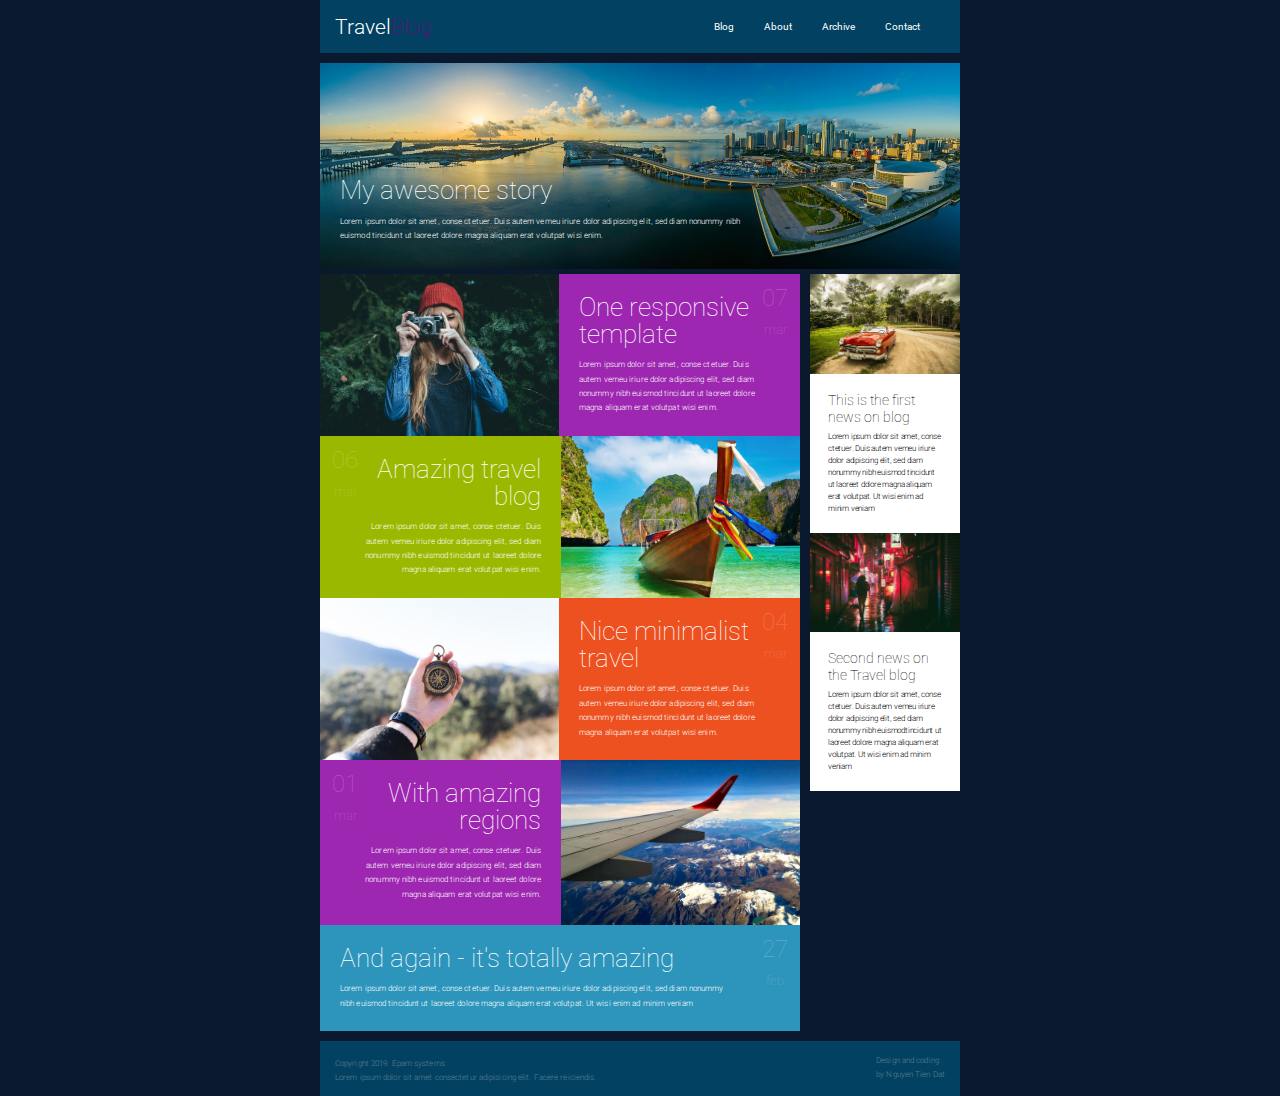
<file: FL12_HW5/homework/index.html>
<!DOCTYPE html>
<html lang="zxx">

<head>
	<meta charset="UTF-8">
	<meta name="viewport" content="width=device-width, initial-scale=1.0">
	<meta http-equiv="X-UA-Compatible" content="ie=edge">
	<link rel="stylesheet" href="css/styles.css">
	<link href='https://fonts.googleapis.com/css?family=Roboto:400,100,300,700&subset=latin,latin-ext' rel='stylesheet'
		type='text/css'>
	<title>Responsive</title>
</head>

<body>
	<div class="container">
		<header class="header">
			<div class="burger-menu">
				<span class="burger-line"></span>
				<span class="burger-line"></span>
				<span class="burger-line"></span>
			</div>
			<span class="logo-wrapper">
				<a href="" class=" link-res logo">Travel<span>Blog</span></a>
			</span>
			<nav class="nav">
				<ul class="list-res nav__list">
					<li class="nav__item"><a href="" class="link-res nav__link ">Blog</a></li>
					<li class="nav__item"><a href="" class="link-res nav__link ">About</a></li>
					<li class="nav__item"><a href="" class="link-res nav__link ">Archive</a></li>
					<li class="nav__item"><a href="" class="link-res nav__link ">Contact</a></li>
				</ul>
			</nav>
		</header>
		<section class="hero">
			<div class="hero__body">
				<h1 class="hero__title">My awesome story</h1>
				<p class="content-text hero__text">Lorem ipsum dolor sit amet, conse ctetuer. Duis autem vemeu iriure
					dolor adipiscing elit, sed diam nonummy nibh euismod tincidunt ut laoreet dolore magna aliquam erat
					volutpat wisi enim.</p>
			</div>
		</section>
		<main class="main">
			<article class="main-content">
				<div class="posts">
					<div class="post post-1">
						<div class="post__img-wrapper">
							<img src="./img/post1.jpg" alt="" class="post__img">
						</div>
						<div class="post__body">
							<h2 class="post__heading">One responsive template</h2>
							<p class="content-text post__text">Lorem ipsum dolor sit amet, conse ctetuer. Duis autem
								vemeu iriure dolor adipiscing elit, sed diam nonummy nibh euismod tincidunt ut laoreet
								dolore magna aliquam erat volutpat wisi enim.</p>
							<span class="post__date">07 <span>mar</span></span>
						</div>
					</div>
					<div class="post post-2">
						<div class="post__img-wrapper">
							<img src="./img/post2.jpg" alt="" class="post__img">
						</div>
						<div class="post__body">
							<h2 class="post__heading">Amazing travel blog</h2>
							<p class="content-text post__text">Lorem ipsum dolor sit amet, conse ctetuer. Duis autem
								vemeu iriure dolor adipiscing elit, sed diam nonummy nibh euismod tincidunt ut laoreet
								dolore magna aliquam erat volutpat wisi enim.</p>
							<span class="post__date">06 <span>mar</span></span>
						</div>
					</div>
					<div class="post post-3">
						<div class="post__img-wrapper">
							<img src="./img/post3.jpg" alt="" class="post__img">
						</div>
						<div class="post__body">
							<h2 class="post__heading">Nice minimalist travel</h2>
							<p class="content-text post__text">Lorem ipsum dolor sit amet, conse ctetuer. Duis autem
								vemeu iriure dolor adipiscing elit, sed diam nonummy nibh euismod tincidunt ut laoreet
								dolore magna aliquam erat volutpat wisi enim.</p>
							<span class="post__date">04 <span>mar</span></span>
						</div>
					</div>
					<div class="post post-4">
						<div class="post__img-wrapper">
							<img src="./img/post4.jpg" alt="" class="post__img">
						</div>
						<div class="post__body">
							<h2 class="post__heading">With amazing regions</h2>
							<p class="content-text post__text">Lorem ipsum dolor sit amet, conse ctetuer. Duis autem
								vemeu iriure dolor adipiscing elit, sed diam nonummy nibh euismod tincidunt ut laoreet
								dolore magna aliquam erat volutpat wisi enim.</p>
							<span class="post__date">01 <span>mar</span></span>
						</div>
					</div>
					<div class="post post-5">
						<div class="post__body">
							<h2 class="post__heading">And again - it's totally amazing</h2>
							<p class="content-text post__text post__text--full">Lorem ipsum dolor sit amet, conse
								ctetuer. Duis autem vemeu iriure dolor adipiscing elit, sed diam nonummy nibh euismod
								tincidunt ut laoreet dolore magna aliquam erat volutpat. Ut wisi enim ad minim veniam
							</p>
							<span class="post__date">27 <span>feb</span></span>
						</div>
					</div>
				</div>

				<aside class="news-container">
					<section class="news">
						<img src="./img/news1.jpg" alt="a red car" class="news__img">
						<div class="news__body">
							<h3 class="news__title">This is the first news on blog</h3>
							<p class="content-text news__text">Lorem ipsum dolor sit amet, conse ctetuer. Duis autem
								vemeu iriure dolor adipiscing elit, sed diam nonummy nibh euismod tincidunt ut laoreet
								dolore magna aliquam erat volutpat. Ut wisi enim ad minim veniam</p>
						</div>
					</section>
					<section class="news">
						<img src="./img/news2.jpg" alt="night street" class="news__img">
						<div class="news__body">
							<h3 class="news__title">Second news on the Travel blog</h3>
							<p class="content-text news__text">Lorem ipsum dolor sit amet, conse ctetuer. Duis autem
								vemeu iriure dolor adipiscing elit, sed diam nonummy nibh euismodtincidunt ut laoreet
								dolore magna aliquam erat volutpat. Ut wisi enim ad minim veniam</p>
						</div>
					</section>
				</aside>
			</article>
		</main>

		<footer class="footer">
			<div class="footer__left">
				<span class="content-text copyright">Copyright 2019. Epam systems</span>
				<p class="content-text footer__text">Lorem ipsum dolor sit amet consectetur adipisicing elit. Facere
					reiciendis.</p>
			</div>
			<div class="footer__right">
				<p class="author content-text">Design and coding
					<span>by Nguyen Tien Dat</span>
				</p>
			</div>
		</footer>
	</div>
</body>

</html>
</file>
<file: FL12_HW1/homework/style.css>
html,body,div,span,applet,object,iframe,h1,h2,h3,h4,h5,h6,p,blockquote,pre,a,abbr,acronym,address,big,cite,code,del,dfn,em,font,img,ins,kbd,q,s,samp,small,strike,strong,sub,sup,tt,var,b,u,i,center,dl,dt,dd,ol,ul,li,fieldset,form,label,legend,table,caption,tbody,tfoot,thead,tr,th,td{background:transparent;border:0;margin:0;padding:0;vertical-align:baseline}body{line-height:1}h1,h2,h3,h4,h5,h6{clear:both;font-weight:normal}ol,ul{list-style:none}blockquote{quotes:none}blockquote:before,blockquote:after{content:'';content:none}del{text-decoration:line-through}table{border-collapse:collapse;border-spacing:0}a img{border:0}#container{float:left;margin:0 -240px 0 0;width:100%}#primary,#secondary{float:right;overflow:hidden;width:220px}#secondary{clear:right}#footer{clear:both;width:100%}.one-column #content{margin:0 auto;width:640px}.single-attachment #content{margin:0 auto;width:900px}body,input,textarea,.page-title span,.pingback a.url{font-family:Georgia,"Bitstream Charter",serif}h3#comments-title,h3#reply-title,#access .menu,#access div.menu ul,#cancel-comment-reply-link,.form-allowed-tags,#site-info,#site-title,#wp-calendar,.comment-meta,.comment-body tr th,.comment-body thead th,.entry-content label,.entry-content tr th,.entry-content thead th,.entry-meta,.entry-title,.entry-utility,#respond label,.navigation,.page-title,.pingback p,.reply,.widget-title,.wp-caption-text{font-family:"Helvetica Neue",Arial,Helvetica,"Nimbus Sans L",sans-serif}input[type="submit"]{font-family:"Helvetica Neue",Arial,Helvetica,"Nimbus Sans L",sans-serif}pre{font-family:"Courier 10 Pitch",Courier,monospace}code{font-family:Monaco,Consolas,"Andale Mono","DejaVu Sans Mono",monospace}#access .menu-header,div.menu,#colophon,#branding,#main,#wrapper{margin:0 auto;width:940px}#wrapper{background:#fff;margin-top:20px;padding:0 20px}#footer-widget-area{overflow:hidden}#footer-widget-area .widget-area{float:left;margin-right:20px;width:220px}#footer-widget-area #fourth{margin-right:0}#site-info{float:left;font-size:14px;font-weight:bold;width:700px}#site-generator{float:right;width:220px}body{background:#f1f1f1}body,input,textarea{color:#666;font-size:12px;line-height:18px}hr{background-color:#e7e7e7;border:0;clear:both;height:1px;margin-bottom:18px}p{margin-bottom:18px}ul{list-style:square;margin:0 0 18px 1.5em}ol{list-style:decimal;margin:0 0 18px 1.5em}ol ol{list-style:upper-alpha}ol ol ol{list-style:lower-roman}ol ol ol ol{list-style:lower-alpha}ul ul,ol ol,ul ol,ol ul{margin-bottom:0}dl{margin:0 0 24px 0}dt{font-weight:bold}dd{margin-bottom:18px}strong{font-weight:bold}cite,em,i{font-style:italic}big{font-size:131.25%}ins{background:#ffc;text-decoration:none}blockquote{font-style:italic;padding:0 3em}blockquote cite,blockquote em,blockquote i{font-style:normal}pre{background:#f7f7f7;color:#222;line-height:18px;margin-bottom:18px;overflow:auto;padding:1.5em}abbr,acronym{cursor:help}sup,sub{height:0;line-height:1;position:relative;vertical-align:baseline}sup{bottom:1ex}sub{top:.5ex}small{font-size:smaller}input{margin-bottom:10px}input[type="text"],input[type="password"],input[type="email"],input[type="url"],input[type="number"],textarea{background:#f9f9f9;border:1px solid #ccc;box-shadow:inset 1px 1px 1px rgba(0,0,0,0.1);-moz-box-shadow:inset 1px 1px 1px rgba(0,0,0,0.1);-webkit-box-shadow:inset 1px 1px 1px rgba(0,0,0,0.1);padding:2px}a:link{color:#06c}a:visited{color:#743399}a:active,a:hover{color:#ff4b33}.screen-reader-text{clip:rect(1px,1px,1px,1px);overflow:hidden;position:absolute !important;height:1px;width:1px}#header{padding:30px 0 0 0}#site-title{float:left;font-size:30px;line-height:36px;margin:0 0 18px 0;width:700px}#site-title a{color:#000;font-weight:bold;text-decoration:none}#site-description{color:#000;clear:right;float:right;font-style:italic;margin:15px 0 18px 0;opacity:.65;width:220px}#branding img{border-top:4px solid #000;border-bottom:1px solid #000;display:block;float:left}#access{background:#000;display:block;float:left;margin:0 auto;width:940px}#access .menu-header,div.menu{font-size:13px;margin-left:12px;width:928px}#access .menu-header ul,div.menu ul{list-style:none;margin:0}#access .menu-header li,div.menu li{float:left;position:relative}#access a{color:#aaa;display:block;line-height:38px;padding:0 10px;text-decoration:none}#access ul ul{box-shadow:0 3px 3px rgba(0,0,0,0.2);-moz-box-shadow:0 3px 3px rgba(0,0,0,0.2);-webkit-box-shadow:0 3px 3px rgba(0,0,0,0.2);display:none;position:absolute;top:38px;left:0;float:left;width:180px;z-index:99999}#access ul ul li{min-width:180px}#access ul ul ul{left:100%;top:0}#access ul ul a{background:#333;line-height:1em;padding:10px;width:160px;height:auto}#access li:hover>a,#access ul ul:hover>a{background:#333;color:#fff}#access ul li:hover>ul{display:block}#access ul li.current_page_item>a,#access ul li.current_page_ancestor>a,#access ul li.current-menu-ancestor>a,#access ul li.current-menu-item>a,#access ul li.current-menu-parent>a{color:#fff}* html #access ul li.current_page_item a,* html #access ul li.current_page_ancestor a,* html #access ul li.current-menu-ancestor a,* html #access ul li.current-menu-item a,* html #access ul li.current-menu-parent a,* html #access ul li a:hover{color:#fff}#main{clear:both;overflow:hidden;padding:40px 0 0 0}#content{margin-bottom:36px}#content,#content input,#content textarea{color:#333;font-size:16px;line-height:24px}#content p,#content ul,#content ol,#content dd,#content pre,#content hr{margin-bottom:24px}#content ul ul,#content ol ol,#content ul ol,#content ol ul{margin-bottom:0}#content pre,#content kbd,#content tt,#content var{font-size:15px;line-height:21px}#content code{font-size:13px}#content dt,#content th{color:#000}#content h1,#content h2,#content h3,#content h4,#content h5,#content h6{color:#000;line-height:1.5em;margin:0 0 20px 0}#content table{border:1px solid #e7e7e7;margin:0 -1px 24px 0;text-align:left;width:100%}#content tr th,#content thead th{color:#777;font-size:12px;font-weight:bold;line-height:18px;padding:9px 24px;border-right:1px solid #e7e7e7}#content tr td{border-top:1px solid #e7e7e7;padding:6px 24px;border-right:1px solid #e7e7e7}#content tr.odd td{background:#f2f7fc}.hentry{margin:0 0 48px 0}.home .sticky{background:#f2f7fc;border-top:4px solid #000;margin-left:-20px;margin-right:-20px;padding:18px 20px}.single .hentry{margin:0 0 36px 0}.page-title{color:#000;font-size:14px;font-weight:bold;margin:0 0 36px 0}.page-title span{color:#333;font-size:16px;font-style:italic;font-weight:normal}.page-title a:link,.page-title a:visited{color:#777;text-decoration:none}.page-title a:active,.page-title a:hover{color:#ff4b33}#content .entry-title{color:#000;font-size:21px;font-weight:bold;line-height:1.3em;margin-bottom:0}.entry-title a:link,.entry-title a:visited{color:#000;text-decoration:none}.entry-title a:active,.entry-title a:hover{color:#ff4b33}.entry-meta{color:#777;font-size:12px}.entry-meta abbr,.entry-utility abbr{border:0}.entry-meta abbr:hover,.entry-utility abbr:hover{border-bottom:1px dotted #666}.single-author .by-author{position:absolute !important;clip:rect(1px 1px 1px 1px);clip:rect(1px,1px,1px,1px)}.entry-content,.entry-summary{clear:both;padding:12px 0 0 0}.entry-content .more-link{white-space:nowrap}#content .entry-summary p:last-child{margin-bottom:12px}.entry-content fieldset{border:1px solid #e7e7e7;margin:0 0 24px 0;padding:24px}.entry-content fieldset legend{background:#fff;color:#000;font-weight:bold;padding:0 24px}.entry-content input{margin:0 0 24px 0}.entry-content input.file,.entry-content input.button{margin-right:24px}.entry-content label{color:#777;font-size:12px}.entry-content select{margin:0 0 24px 0}.entry-content sup,.entry-content sub{font-size:10px}.entry-content blockquote.left{float:left;margin-left:0;margin-right:24px;text-align:right;width:33%}.entry-content blockquote.right{float:right;margin-left:24px;margin-right:0;text-align:left;width:33%}.page-link{clear:both;color:#000;font-weight:bold;line-height:48px;word-spacing:.5em}.page-link a:link,.page-link a:visited{background:#f1f1f1;color:#333;font-weight:normal;padding:.5em .75em;text-decoration:none}.home .sticky .page-link a{background:#d9e8f7}.page-link a:active,.page-link a:hover{color:#ff4b33}body.page .edit-link{clear:both;display:block}#entry-author-info{background:#f2f7fc;border-top:4px solid #000;clear:both;font-size:14px;line-height:20px;margin:24px 0;overflow:hidden;padding:18px 20px}#entry-author-info #author-avatar{background:#fff;border:1px solid #e7e7e7;float:left;height:60px;margin:0 -104px 0 0;padding:11px}#entry-author-info #author-description{float:left;margin:0 0 0 104px}#entry-author-info h2{color:#000;font-size:100%;font-weight:bold;margin-bottom:0}.entry-utility{clear:both;color:#777;font-size:12px;line-height:18px}.entry-meta a,.entry-utility a{color:#777}.entry-meta a:hover,.entry-utility a:hover{color:#ff4b33}#content .video-player{padding:0}.format-standard .wp-video,.format-standard .wp-audio-shortcode,.format-audio .wp-audio-shortcode,.format-standard .video-player{margin-bottom:24px}.home #content .format-aside p,.home #content .category-asides p{font-size:14px;line-height:20px;margin-bottom:10px;margin-top:0}.format-gallery .size-thumbnail img,.category-gallery .size-thumbnail img{border:10px solid #f1f1f1;margin-bottom:0}.format-gallery .gallery-thumb,.category-gallery .gallery-thumb{float:left;margin-right:20px;margin-top:-4px}.home #content .format-gallery .entry-utility,.home #content .category-gallery .entry-utility{padding-top:4px}.attachment .entry-content .entry-caption{font-size:140%;margin-top:24px}.attachment .entry-content .nav-previous a:before{content:'\2190\00a0'}.attachment .entry-content .nav-next a:after{content:'\00a0\2192'}#content img.size-auto,#content img.size-full,#content img.size-large,#content img.size-medium,#content .entry-attachment img,#content .widget-container img{max-width:100%;height:auto}#ie8 #content img.size-auto,#ie8 #content img.size-full,#ie8 #content img.size-large,#ie8 #content img.size-medium,#ie8 #content .entry-attachment img{width:auto}.alignleft,img.alignleft{display:inline;float:left;margin-right:24px;margin-top:4px}.alignright,img.alignright{display:inline;float:right;margin-left:24px;margin-top:4px}.aligncenter,img.aligncenter{clear:both;display:block;margin-left:auto;margin-right:auto}img.alignleft,img.alignright,img.aligncenter{margin-bottom:12px}.wp-caption{background:#f1f1f1;line-height:18px;margin-bottom:20px;max-width:100%;padding:4px;text-align:center}.wp-caption img{margin:5px 5px 0;max-width:622px}.wp-caption p.wp-caption-text{color:#777;font-size:12px;margin:5px}.wp-smiley{margin:0}.gallery{margin:0 auto 18px}.gallery .gallery-item{float:left;margin-top:0;text-align:center}.gallery-columns-1 .gallery-item{width:100%}.gallery-columns-2 .gallery-item{width:50%}.gallery-columns-3 .gallery-item{width:33%}.gallery-columns-4 .gallery-item{width:25%}.gallery-columns-5 .gallery-item{width:20%}.gallery-columns-6 .gallery-item{width:16%}.gallery-columns-7 .gallery-item{width:14%}.gallery-columns-8 .gallery-item{width:12%}.gallery-columns-9 .gallery-item{width:11%}.gallery-columns-1 img{max-width:620px}.gallery-columns-2 img{max-width:288px}.gallery-columns-3 img{max-width:177px}.gallery-columns-4 img{max-width:122px}.gallery-columns-5 img{max-width:88px}.gallery-columns-6 img{max-width:66px}.gallery-columns-7 img{max-width:50px}.gallery-columns-8 img{max-width:39px}.gallery-columns-9 img{max-width:29px}.gallery-item img{height:auto}.gallery-columns-2 .attachment-medium{max-width:92%;height:auto}.gallery-columns-4 .attachment-thumbnail{max-width:84%;height:auto}.gallery .gallery-caption{color:#777;font-size:12px;margin:0 0 12px}.gallery dl{margin:0}.gallery img{border:10px solid #f1f1f1}.gallery br+br{display:none}#content .entry-attachment img{display:block;margin:0 auto}.navigation{color:#777;font-size:12px;line-height:18px;overflow:hidden}.navigation a:link,.navigation a:visited{color:#777;text-decoration:none}.navigation a:active,.navigation a:hover{color:#ff4b33}.nav-previous{float:left;width:50%}.nav-next{float:right;text-align:right;width:50%}#nav-above{margin:0 0 18px 0}#nav-above{display:none}.paged #nav-above,.single #nav-above{display:block}#nav-below{margin:-18px 0 0 0}#comments{clear:both}#comments .navigation{padding:0 0 18px 0}h3#comments-title,h3#reply-title{color:#000;font-size:20px;font-weight:bold;margin-bottom:0}h3#comments-title{padding:24px 0}.commentlist{list-style:none;margin:0}.commentlist li.comment{border-bottom:1px solid #e7e7e7;line-height:24px;margin:0 0 24px 0;padding:0 0 0 56px;position:relative}.commentlist li:last-child{border-bottom:0;margin-bottom:0}#comments .comment-body ul,#comments .comment-body ol{margin-bottom:18px}#comments .comment-body p:last-child{margin-bottom:6px}#comments .comment-body blockquote p:last-child{margin-bottom:24px}.commentlist ol{list-style:decimal}.commentlist .avatar{position:absolute;top:4px;left:0}.comment-author cite{color:#000;font-style:normal;font-weight:bold}.comment-author .says{font-style:italic}.comment-meta{font-size:12px;margin:0 0 18px 0}.comment-meta a:link,.comment-meta a:visited{color:#777;text-decoration:none}.comment-meta a:active,.comment-meta a:hover{color:#ff4b33}.commentlist .bypostauthor>div{background:#f2f7fc;border-top:4px solid #000;margin-bottom:10px;padding:10px 0 0 20px}.reply{font-size:12px;padding:0 0 24px 0}.reply a,a.comment-edit-link{color:#777}.reply a:hover,a.comment-edit-link:hover{color:#ff4b33}.commentlist .children{list-style:none;margin:0}.commentlist .children li{border:0;margin:0}.nopassword,.nocomments{display:none}#comments .pingback{border-bottom:1px solid #e7e7e7;margin-bottom:18px;padding-bottom:18px}.commentlist li.comment+li.pingback{margin-top:-6px}#comments .pingback p{color:#777;display:block;font-size:12px;line-height:18px;margin:0}#comments .pingback .url{font-size:13px;font-style:italic}input[type="submit"]{color:#333}form{text-align:right}input{width:200px}#respond{border-top:1px solid #e7e7e7;margin:24px 0;overflow:hidden;position:relative}#respond p{margin:0}#respond .comment-notes{margin-bottom:1em}.form-allowed-tags{line-height:1em}.children #respond{margin:0 48px 0 0}h3#reply-title{margin:18px 0}#comments-list #respond{margin:0 0 18px 0}#comments-list ul #respond{margin:0}#cancel-comment-reply-link{font-size:12px;font-weight:normal;line-height:18px}#respond .required{color:#ff4b33;font-weight:bold}#respond label{color:#777;font-size:12px}#respond input{margin:0 0 9px;width:98%}#respond textarea{width:98%}#respond .form-allowed-tags{color:#777;font-size:12px;line-height:18px}#respond .form-allowed-tags code{font-size:11px}#respond .form-submit{margin:12px 0}#respond .form-submit input{font-size:14px;width:auto}.widget-area ul{list-style:none;margin-left:0}.widget-area ul ul{list-style:square;margin-left:1.3em}.widget-area select{max-width:100%}.widget_search #s{width:60%}.widget_search label{display:none}.widget-container{word-wrap:break-word;-webkit-hyphens:auto;-moz-hyphens:auto;hyphens:auto;margin:0 0 18px 0}.widget-container .wp-caption img{margin:auto}.widget-container.widget_image .wp-caption{width:auto}.widget-container.widget_image .wp-caption img{margin-left:-8px}.widget-title{color:#222;font-size:14px;font-weight:bold}.widget-area a:link,.widget-area a:visited{text-decoration:none}.widget-area a:active,.widget-area a:hover{text-decoration:underline}.widget-area .entry-meta{font-size:11px}#wp_tag_cloud div{line-height:1.6em}#wp-calendar{width:100%}#wp-calendar caption{color:#222;font-size:14px;font-weight:bold;padding-bottom:4px;text-align:left}#wp-calendar thead{font-size:11px}#wp-calendar tbody{color:#aaa}#wp-calendar tbody td{background:#f5f5f5;border:1px solid #fff;padding:3px 0 2px;text-align:center}#wp-calendar tbody .pad{background:0}#wp-calendar tfoot #next{text-align:right}.widget_rss a.rsswidget{color:#000}.widget_rss a.rsswidget:hover{color:#ff4b33}.widget_rss .widget-title img{width:11px;height:11px}#main .widget-area ul{margin-left:0;padding:0 20px 0 0}#main .widget-area ul ul{border:0;margin-left:1.3em;padding:0}#main .widget-container.music-player ul{margin:0}#footer{margin-bottom:20px}#colophon{border-top:4px solid #000;margin-top:-4px;overflow:hidden;padding:18px 0}#site-info{font-weight:bold}#site-info a{color:#000;text-decoration:none}#site-generator{font-style:italic;position:relative}#site-generator a{background:url(images/wordpress.png) center left no-repeat;color:#666;display:inline-block;line-height:16px;padding-left:20px;text-decoration:none}#site-generator a:hover{text-decoration:underline}img#wpstats{display:block;margin:0 auto 10px}pre{-webkit-text-size-adjust:140%}code{-webkit-text-size-adjust:160%}#access,.entry-meta,.entry-utility,.navigation,.widget-area{-webkit-text-size-adjust:120%}#site-description{-webkit-text-size-adjust:none}@media print{body{background:none !important}#wrapper{clear:both !important;display:block !important;float:none !important;position:relative !important}#header{border-bottom:2pt solid #000;padding-bottom:18pt}#colophon{border-top:2pt solid #000}#site-title,#site-description{float:none;line-height:1.4em;margin:0;padding:0}#site-title{font-size:13pt}.entry-content{font-size:14pt;line-height:1.6em}.entry-title{font-size:21pt}#access,#branding img,#respond,.comment-edit-link,.edit-link,.navigation,.page-link,.widget-area{display:none !important}#container,#header,#footer{margin:0;width:100%}#content,.one-column #content{margin:24pt 0 0;width:100%}.wp-caption p{font-size:11pt}#site-info,#site-generator{float:none;width:auto}#colophon{width:auto}img#wpstats{display:none}#site-generator a{margin:0;padding:0}#entry-author-info{border:1px solid #e7e7e7}#main{display:inline}.home .sticky{border:0}}img{width:140px;vertical-align:middle;display:block;margin:0 auto;margin-left:calc(50% - 50px);margin-bottom:20px}nav>a{padding:10px;color:#0279c1}nav>a b:hover{color:#00527a}nav>a:visited{color:#0279c1}article{padding-left:10px}footer{margin-top:20px;padding:40px 20px;text-align:center;background:#3333}
</file>
<file: FL12_HW2/homework/css/general.css>
/* 

please don't edit this styles

*/

h2.tm-section-title {
    color: lightskyblue;
}

a:focus {
    color: #666;
    outline: 0
}

ul {
    padding: 0;
    margin: 0
}

body {
    background-color: #f5f5f5;
    color: #000;
    font-family: 'Open Sans', Helvetica, Arial, sans-serif;
    font-size: 16px;
    font-weight: 300;
    padding-top: 30px;
    overflow-x: hidden
}

section:before {
    position: absolute;
    z-index: 1
}

.box,
.tm-content-box,
.tm-main-nav {
    background-color: #fff
}

.tm-sidebar {
    z-index: 10;
    position: fixed;
    left: 0;
    right: 0;
    top: 0;
    width: 100%;
}

.tm-sidebar ul{
    margin: 0px;
    display: flex;
}

.tm-main-nav {
    font-size: 1.5em;
    text-align: center
}

.tm-nav-item {
    list-style: none;
    width: 100%;
}

.tm-nav-item-link {
    border: 1px solid transparent;
    color: #666;
    display: block;
    padding: 10px;
    width: 100%;
    -webkit-transition: all .3s ease;
    transition: all .3s ease
}

.carousel-indicators li,
.tm-banner-inner {
    border: 1px solid lightgrey
}


.tm-nav-item-link.active,
.tm-nav-item-link:hover {
    color: #666;
    text-decoration: none;
}

.tm-nav-item-link:focus {
    text-decoration: none
}

.tm-banner-text,
.tm-banner-title,
.tm-section-title {
    color: #666;
    font-weight: 300;
    margin: 0
}

.tm-section-title {
    margin-bottom: 20px
}

.tm-section-title-box {
    margin-bottom: 0
}

.tm-banner-title {
    font-size: 3.3em;
    letter-spacing: 2px;
    text-transform: uppercase
}

.tm-main-content {
    padding-top: 70px;
}

.tm-content-box {
    overflow: hidden;
    margin-bottom: 30px
}

.padding-medium {
    padding: 40px
}

.tm-banner {
    padding: 30px
}

.tm-banner-inner {
    padding: 30px 0;
    height: 100%;
    text-align: center;
    display: flex;
    -webkit-box-orient: vertical;
    -webkit-box-direction: normal;
    -webkit-flex-direction: column;
    -ms-flex-direction: column;
    flex-direction: column;
    -webkit-box-align: center;
    -webkit-align-items: center;
    -ms-flex-align: center;
    align-items: center;
    -webkit-box-pack: center;
    -webkit-justify-content: center;
    -ms-flex-pack: center;
    justify-content: center
}

.tm-banner-inner img{
    width: 120px;
}

.tm-banner-text {
    font-size: 1.4em
}

.boxes,
.tm-box-bg-title {
    display: -webkit-box;
    display: -webkit-flex;
    display: -ms-flexbox
}

/*.flex-item {*/
    /*-webkit-box-flex: 0 1 auto;*/
    /*-webkit-flex: 0 1 auto;*/
    /*-ms-flex: 0 1 auto;*/
    /*flex: 0 1 auto*/
/*}*/

.section-description {
    line-height: 1.8;
    margin-bottom: 25px
}

.section-description:last-child {
    margin-bottom: 0
}

.tm-team-description-container {
    max-width: 500px
}

.tm-team-info {
    display: flex
}

.box {
    list-style: none;
    width: 33.3333%;
    height: auto;
}

.box-bg {
    position: relative
}

.box-img {
    width: 100%;
}

.tm-box-bg-title {
    position: absolute;
    top: 0;
    right: 0;
    bottom: 0;
    left: 0;
    display: flex;
    -webkit-box-align: center;
    -webkit-align-items: center;
    -ms-flex-align: center;
    align-items: center;
    -webkit-box-pack: center;
    -webkit-justify-content: center;
    -ms-flex-pack: center;
    justify-content: center
}

.boxes {
    display: flex;
    -webkit-flex-wrap: wrap;
    -ms-flex-wrap: wrap;
    flex-wrap: wrap
}

.gallery-container a {
    cursor: -webkit-zoom-in;
    cursor: zoom-in
}

.carousel {
    position: relative;
    height: auto;
    padding: 50px 50px 80px;
    text-align: center
}

.carousel-indicators {
    bottom: 30px
}

.carousel-content {
    color: #000;
    display: -webkit-box;
    display: -webkit-flex;
    display: -ms-flexbox;
    display: flex;
    -webkit-box-align: center;
    -webkit-align-items: center;
    -ms-flex-align: center;
    align-items: center
}

.carousel-indicators .active {
    background-color: lightgrey
}

.contact-form {
    overflow: hidden
}

.form-control {
    border-radius: 0;
    font-size: 1em
}

.form-control:focus {
    border-color: lightgrey;
    box-shadow: inset 0 1px 1px rgba(0, 0, 0, .075), 0 0 8px rgba(153, 153, 153, .45)
}

.form-group {
    margin-bottom: 20px
}

.form-group-2-col-left {
    padding-left: 0;
    padding-right: 5px
}

.form-group-2-col-right {
    padding-right: 0;
    padding-left: 5px
}

.mandatory-field:after {
    position: absolute;
    top: 0;
    right: 7px
}

.carousel-inner>.carousel-item>a>img, .carousel-inner>.carousel-item>img, .img-contact-us {
    width: 100%;
}

.tm-footer {
    color: #666;
    padding-bottom: 15px
}
</file>
<file: FL12_HW2/homework/css/style.css>
img{
	width: 100%;
	height: auto;
	display: block;
}

.tm-sidebar,
.tm-content-header, 
section{
	box-shadow: 0px 0px 10px 0px rgba(61, 55, 61, 0.7);
}

section{
	position: relative;
}

section::before{
	content: '';
	position: absolute;
	top: 0;
	left: 0;
	border: 20px solid transparent; 
	border-left: 20px solid lightskyblue; 
	border-top: 20px solid lightskyblue;
}

.tm-main-content section:first-of-type .flex-2-col {
    display: flex;
	flex-direction: row;
	align-items: center;
	justify-content: center;
}

.tm-section-description{
	text-indent: 25px;
	line-height: 30px;
}

.tm-nav-item:hover {
	background-color: lightskyblue;
}

.tm-nav-item:hover .tm-nav-item-link {
	color: white;
}

.tm-banner {
	background: linear-gradient(to right, lightskyblue, burlywood);
}

.tm-banner-inner {
	background-color: white;
}

.tm-banner-text {
	text-shadow: 4px 4px 2px rgba(51, 51, 51, 0.7);
	animation: left-to-right 3s ease-out forwards;
}

@keyframes left-to-right{
	0%{
		transform: translateX(200px);
	}
	100%{
		transform: translateX(0px);
	}
}

.tm-team-description-container{
	flex-basis: calc(100% / 3);
}

.tm-team-description-container .tm-section-title{
	text-align: center;
}

#about .boxes .box:nth-child(odd):hover{
	background-color: lightgrey;
	color: lightskyblue;
	cursor: pointer;
}

.heading h2{
	text-align: center;
	color: lightskyblue;
}

.heading ol{
	list-style: lower-alpha;
}

.heading .text::after{
	content: 'New';
	vertical-align: super;
	color: red;
	font-size: .7em;
	font-weight: bold;
	font-variant: small-caps;
}

.heading .text:hover:after{
	display: inline-block; 
}

.heading ol li:hover::before{
	display: inline-block;
	content: '>';
}

.blocks .tm-section-description:nth-of-type(2){
	letter-spacing: 5px;
	word-spacing: 10px;
	font-style: italic;
}

.blocks .tm-section-title{
	text-align: left;
}

.blocks .gallery-container .box-work{
	padding: 10px;
}

.blocks .gallery-container .box-work p{
	font-style: italic;
}

.blocks .gallery-container .box-work p::first-letter{
	font-weight: bold;
}

.blocks .gallery-container .box-work:nth-child(odd){
	background-color: lightskyblue;
	color: white;
}

.blocks .flex-2-col{
	display: none;
}

.form-control{
	cursor: text;
}

.form-control:not(textarea) {
	border: none;
	border-bottom: 1px solid lightskyblue;
}

#contact .form-group:nth-child(-n+2) .form-control:focus {
	background-color: lightskyblue;
}

textarea.form-control{
	border: 1px solid lightskyblue;
}

textarea.form-control:focus{
	border-color: lightskyblue;
	box-shadow: none;
}

.contact-form textarea{
	background: url("../img/email-icon.png") no-repeat bottom 10px right 10px;
	background-size: 30px;
}

.submit-btn{
	display: block;
	float: right;
	background: none;
	border: 1px solid lightskyblue;
	color: lightskyblue;
	padding: 15px 25px;
}

@media print {
	body{
		background-color: #fff;
		padding: 0;
	}

	.tm-content-box {
    	margin-bottom: 15px;
	}

	.tm-main-content{
		padding: 0;
	}

	.padding-medium {
    	padding: 0 40px;
	}

	.tm-section-title{
		text-transform: uppercase;
	}

	.tm-section-description{
		text-indent: 0;
		line-height: normal;
	}	
	
	.tm-team-description-container{
		text-align: center;
		flex-basis: 100%;
		margin: 0 auto;
		max-width: none;
	}

	.tm-team-img{
		display: none;
	}

	.boxes,
	#about{
		display: none;
	}
	
	.blocks .tm-section-title{
		text-align: center;
	}

	.heading h2{
		font-weight: lighter;
	}

	.heading ol{
		padding: 0;
		max-width: 300px;
		margin: 0 auto;
		list-style: none;
	}

	.heading ol li:hover::before,
	.heading ol li:hover::after{
		content: '';
	}

	.heading ol li:nth-child(odd){
		text-align: right;
	}

	.heading a.text::after{
		content: '';
	}

	.carousel{
		padding: 0px 50px;
	}

	section:last-of-type{
		display: none;
	}

	section::before{
		display: none;
	}
}
</file>
<file: FL12_HW3/homework/css/style1.css>
body {
  background-color: #fff;
  font-family: "Hind", sans-serif;
  padding: 0;
  margin: 0; }

.landing-logo {
  display: flex;
  align-items: center;
  margin-bottom: 70px; }
  .landing-logo img {
    margin-right: 15px; }
  .landing-logo p {
    margin: 0;
    font-family: "Hind";
    font-size: 23px;
    font-weight: 600;
    color: inherit;
    line-height: 1;
    text-align: center; }
  .landing-logo span {
    font-family: "Hind", sans-serif;
    font-size: 10px;
    font-weight: 400;
    color: inherit;
    display: block; }

.header {
  box-sizing: border-box;
  background: url(../img/m-h-day.jpg) no-repeat center;
  background-size: cover;
  padding: 20px 30px 175px;
  border-radius: 0 0 800px/280px 0; }
  .header-wrap {
    max-width: 1540px;
    margin: 0 auto; }
  .header_heading {
    font-family: "Source Sans Pro", sans-serif;
    font-size: 72px;
    font-weight: 700;
    color: inherit;
    line-height: 72px;
    max-width: 700px;
    margin: 0 0 37px 0;
    position: relative;
    z-index: 10; }
    .header_heading::before {
      content: "";
      position: absolute;
      width: 303px;
      height: 50px;
      z-index: -1;
      background: #23a0c5;
      top: 93px;
      left: 0; }
  .header_text {
    white-space: pre-line;
    letter-spacing: 0.2px;
    line-height: 25px;
    margin: 0 0 60px 0; }
  .header_button, .section_banner_button {
    display: inline-block;
    font-family: "Source Sans Pro", sans-serif;
    font-size: 18px;
    font-weight: 600;
    color: #fff;
    padding: 13px 45px;
    background-color: #669320;
    border-radius: 3px;
    border: none;
    margin: 0 150px 0 0; }
  .header .login {
    font-family: "Source Sans Pro", sans-serif;
    font-size: 20px;
    font-weight: 600;
    color: #fff;
    letter-spacing: -0.3px; }

.section {
  max-width: 1170px;
  margin: 0 auto;
  padding: 35px 30px 170px;
  position: relative; }
  .section_text {
    position: relative;
    font-family: "Source Sans Pro", sans-serif;
    font-size: 42px;
    font-weight: 600;
    color: inherit;
    text-align: center;
    margin: 0;
    z-index: 10; }
    .section_text::before {
      content: "";
      position: absolute;
      width: 190px;
      height: 50px;
      z-index: -1;
      background: #23a0c5;
      top: -5px;
      right: 388px; }
  .section_card {
    background-color: #21232e;
    padding: 15px;
    border-radius: 5px;
    display: flex;
    min-width: 0; }
    .section_card_wrap {
      display: grid;
      grid-template-rows: auto auto auto;
      grid-gap: 25px;
      padding: 40px 30px; }
    .section_card_img {
      width: 100%;
      height: auto;
      display: block;
      border-radius: 10px; }
    .section_card_right_container {
      display: flex;
      align-items: center;
      justify-content: center;
      padding: 50px 90px 30px;
      flex-flow: column;
      box-sizing: border-box; }
    .section_card:nth-of-type(1) .section_card_img {
      flex-basis: 40%; }
    .section_card:nth-of-type(1) .section_card_right_container {
      flex-basis: 60%; }
    .section_card:nth-of-type(2) .section_card_img {
      flex-basis: 39%; }
    .section_card:nth-of-type(2) .section_card_right_container {
      flex-basis: 61%; }
    .section_card:nth-of-type(3) .section_card_img {
      flex-basis: 43%; }
    .section_card:nth-of-type(3) .section_card_right_container {
      flex-basis: 57%; }
    .section_card_text {
      font-family: "Hind", sans-serif;
      color: #fff;
      font-size: 16px;
      margin: 0 0 15px;
      box-sizing: border-box;
      text-align: justify; }
    .section_card_heading {
      font-family: "Source Sans Pro", sans-serif;
      font-size: 24px;
      font-weight: 600;
      color: white;
      margin: 0 0 40px; }
  .section_link {
    color: #fff; }
  .section_banner {
    position: absolute;
    left: 0;
    right: 0;
    bottom: -70px;
    width: calc(100% - 45px);
    margin: 0 auto;
    box-sizing: border-box;
    background: linear-gradient(to right, #67941f, #305fd6);
    display: flex;
    justify-content: space-between;
    align-items: center; }
    .section_banner_text_wrap {
      padding: 20px 155px; }
    .section_banner_heading {
      font-family: "Source Sans Pro", sans-serif;
      font-size: 31px;
      font-weight: 600;
      color: inherit;
      margin: 0; }
    .section_banner_text {
      color: white; }

.footer {
  background-color: #21232e;
  padding: 110px 30px 20px; }
  .footer-wrap {
    max-width: 1530px;
    margin: 0 auto;
    display: flex;
    display: flex;
    justify-content: space-between;
    align-items: center; }
  .footer_logo {
    margin-bottom: 0; }
    .footer_logo p {
      margin: 0;
      font-family: "Hind";
      font-size: 23px;
      font-weight: 600;
      color: #fff;
      line-height: 1;
      text-align: center; }
    .footer_logo span {
      font-family: "Hind", sans-serif;
      font-size: 10px;
      font-weight: 400;
      color: #fff;
      display: block;
      margin-top: 10px; }
  .footer_text {
    max-width: 300px;
    font-family: "Hind", sans-serif;
    color: #fff;
    font-size: 14px; }
  .footer-cr {
    color: white; }
</file>
<file: FL12_HW3/homework/css/style2.css>
body {
  background-color: #666;
  font-family: "Hind", sans-serif;
  padding: 0;
  margin: 0; }

.landing-logo {
  display: flex;
  align-items: center;
  margin-bottom: 70px; }
  .landing-logo img {
    margin-right: 15px; }
  .landing-logo p {
    margin: 0;
    font-family: "Hind";
    font-size: 23px;
    font-weight: 600;
    color: inherit;
    line-height: 1;
    text-align: center; }
  .landing-logo span {
    font-family: "Hind", sans-serif;
    font-size: 10px;
    font-weight: 400;
    color: inherit;
    display: block; }

.header {
  box-sizing: border-box;
  background: url(../img/m-h-night.jpg) no-repeat center;
  background-size: cover;
  padding: 20px 30px 175px;
  border-radius: 0 0 800px/280px 0; }
  .header-wrap {
    max-width: 1540px;
    margin: 0 auto; }
  .header_heading {
    font-family: "Source Sans Pro", sans-serif;
    font-size: 72px;
    font-weight: 700;
    color: inherit;
    line-height: 72px;
    max-width: 700px;
    margin: 0 0 37px 0;
    position: relative;
    z-index: 10; }
    .header_heading::before {
      content: "";
      position: absolute;
      width: 303px;
      height: 50px;
      z-index: -1;
      background: #fc4f3c;
      top: 93px;
      left: 0; }
  .header_text {
    white-space: pre-line;
    letter-spacing: 0.2px;
    line-height: 25px;
    margin: 0 0 60px 0; }
  .header_button, .section_banner_button {
    display: inline-block;
    font-family: "Source Sans Pro", sans-serif;
    font-size: 18px;
    font-weight: 600;
    color: #fff;
    padding: 13px 45px;
    background-color: #e2ab27;
    border-radius: 3px;
    border: none;
    margin: 0 150px 0 0; }
  .header .login {
    font-family: "Source Sans Pro", sans-serif;
    font-size: 20px;
    font-weight: 600;
    color: #fff;
    letter-spacing: -0.3px; }

.section {
  max-width: 1170px;
  margin: 0 auto;
  padding: 35px 30px 170px;
  position: relative; }
  .section_text {
    position: relative;
    font-family: "Source Sans Pro", sans-serif;
    font-size: 42px;
    font-weight: 600;
    color: inherit;
    text-align: center;
    margin: 0;
    z-index: 10; }
    .section_text::before {
      content: "";
      position: absolute;
      width: 190px;
      height: 50px;
      z-index: -1;
      background: #fc4f3c;
      top: -5px;
      right: 388px; }
  .section_card {
    background-color: #3b3f4f;
    padding: 15px;
    border-radius: 5px;
    display: flex;
    min-width: 0; }
    .section_card_wrap {
      display: grid;
      grid-template-rows: auto auto auto;
      grid-gap: 25px;
      padding: 40px 30px; }
    .section_card_img {
      width: 100%;
      height: auto;
      display: block;
      border-radius: 10px; }
    .section_card_right_container {
      display: flex;
      align-items: center;
      justify-content: center;
      padding: 50px 90px 30px;
      flex-flow: column;
      box-sizing: border-box; }
    .section_card:nth-of-type(1) .section_card_img {
      flex-basis: 40%; }
    .section_card:nth-of-type(1) .section_card_right_container {
      flex-basis: 60%; }
    .section_card:nth-of-type(2) .section_card_img {
      flex-basis: 39%; }
    .section_card:nth-of-type(2) .section_card_right_container {
      flex-basis: 61%; }
    .section_card:nth-of-type(3) .section_card_img {
      flex-basis: 43%; }
    .section_card:nth-of-type(3) .section_card_right_container {
      flex-basis: 57%; }
    .section_card_text {
      font-family: "Hind", sans-serif;
      color: #fff;
      font-size: 16px;
      margin: 0 0 15px;
      box-sizing: border-box;
      text-align: justify; }
    .section_card_heading {
      font-family: "Source Sans Pro", sans-serif;
      font-size: 24px;
      font-weight: 600;
      color: white;
      margin: 0 0 40px; }
  .section_link {
    color: #fff; }
  .section_banner {
    position: absolute;
    left: 0;
    right: 0;
    bottom: -70px;
    width: calc(100% - 45px);
    margin: 0 auto;
    box-sizing: border-box;
    background: linear-gradient(to right, #daa027, #943250);
    display: flex;
    justify-content: space-between;
    align-items: center; }
    .section_banner_text_wrap {
      padding: 20px 155px; }
    .section_banner_heading {
      font-family: "Source Sans Pro", sans-serif;
      font-size: 31px;
      font-weight: 600;
      color: inherit;
      margin: 0; }
    .section_banner_text {
      color: white; }

.footer {
  background-color: #3b3f4f;
  padding: 110px 30px 20px; }
  .footer-wrap {
    max-width: 1530px;
    margin: 0 auto;
    display: flex;
    display: flex;
    justify-content: space-between;
    align-items: center; }
  .footer_logo {
    margin-bottom: 0; }
    .footer_logo p {
      margin: 0;
      font-family: "Hind";
      font-size: 23px;
      font-weight: 600;
      color: #fff;
      line-height: 1;
      text-align: center; }
    .footer_logo span {
      font-family: "Hind", sans-serif;
      font-size: 10px;
      font-weight: 400;
      color: #fff;
      display: block;
      margin-top: 10px; }
  .footer_text {
    max-width: 300px;
    font-family: "Hind", sans-serif;
    color: #fff;
    font-size: 14px; }
  .footer-cr {
    color: white; }
</file>
<file: FL12_HW4/homework/css/style.css>
body {
    padding: 0;
    margin: 0;
    font-family: "Merriweather";
}

.header {
    max-width: 1170px;
    margin: 0 auto;
    display: flex;
    justify-content: space-between;
    align-items: center;
    padding: 0px 40px;
}
.header-wrapper {
    box-sizing: border-box;
    position: fixed;
    top: 0;
    right: 0;
    left: 0;
    padding: 0 30px;
    background: #ffffff;
    z-index: 100;
}

.hero {
    padding-top: 45vh;
    background: url(../img/home-bg.jpg) no-repeat center;
    background-size: cover;
    text-align: center;
    position: relative;
    height: 55vh;
}
.hero::before {
    content: "";
    background: #000000;
    position: absolute;
    top: 0;
    left: 0;
    right: 0;
    bottom: 0;
    opacity: 0.7;
}
.hero__body {
    position: relative;
}
.hero__heading {
    color: #ffffff;
    margin: 0 0 15px;
    font-size: 62px;
}
.hero__subheading {
    margin: 0 0 50px;
    color: #bfba55;
    font-size: 13px;
    letter-spacing: 0.5px;
}

.btn {
    display: inline-block;
    text-decoration: none;
    border-radius: 50px;
    padding: 15px 30px;
    letter-spacing: 1px;
}
.btn:hover {
    background: #bfba55;
    color: #fff;
}
.btn--hero {
    background: #fff;
    color: #000000;
    text-transform: uppercase;
    font-size: 11px;
}
.btn--post {
    font-size: 14px;
    border: 1px solid #777777;
    color: #777777;
}
.btn--post:hover {
    border-color: transparent;
}

.logo {
    text-decoration: none;
    text-transform: uppercase;
    color: #000000;
    font-size: 18px;
    letter-spacing: 4px;
}

.nav__list {
    list-style: none;
    padding: 0;
    margin: 0;
    font-size: 0;
}

.nav__item {
    display: inline-block;
}
.nav__item:not(:last-of-type) {
    margin-right: 50px;
}

.nav__link {
    display: inline-block;
    text-decoration: none;
    color: #777777;
    font-size: 16px;
    padding: 30px 0;
}
.nav__link:hover {
    color: #bfba55;
}

.posts {
    max-width: 1170px;
    margin: 0 auto;
    padding: 25px 110px;
    box-sizing: border-box;
}
.posts .post {
    padding: 85px 0 60px;
    box-sizing: border-box;
}
.posts .post:not(:last-child) {
    border-bottom: 1px solid rgba(119, 119, 119, 0.2);
}
.posts .post__preview {
    width: 100%;
    margin-bottom: 35px;
}
.posts .post__preview-img {
    width: 100%;
    height: auto;
    display: block;
}
.posts .post__title {
    margin: 0 0 15px;
    font-size: 27px;
}
.posts .post__meta {
    display: flex;
    align-items: center;
    color: #777777;
    font-size: 14px;
    margin-bottom: 25px;
}
.posts .post__meta > *:not(:last-child) {
    margin-right: 20px;
}
.posts .post__text {
    margin-bottom: 40px;
    color: #777;
    font-size: 14px;
    line-height: 24px;
}

.user-info {
    display: flex;
    align-items: center;
    text-decoration: none;
}
.user-info__avatar {
    width: 40px;
    height: 40px;
    border-radius: 50%;
    margin-right: 10px;
}
.user-info__name {
    color: #777777;
}

.footer {
    display: flex;
    justify-content: space-between;
    max-width: 1170px;
    margin: 0 auto;
    padding: 100px 165px;
    box-sizing: border-box;
    color: white;
}
.footer-wrapper {
    background: #000000;
}
.footer__left-container {
    flex-basis: 50%;
    color: #777;
    font-size: 14px;
    line-height: 24px;
}
.footer__logo {
    font-size: 27px;
    margin: 0 0 20px;
    color: #ffffff;
}
.footer__text {
    margin: 0 0 20px;
}
.footer__right-container {
    color: #777;
    font-size: 14px;
    line-height: 24px;
}
.footer__right-container__heading {
    font-size: 27px;
    margin: 0 0 20px;
    color: #ffffff;
}

.contacts__list {
    padding: 0;
    margin: 0;
    list-style: none;
}

.contacts__item:not(:last-child) {
    margin-bottom: 15px;
}
</file>
<file: FL12_HW5/homework/css/styles.css>
.post-1 {
    background: #9d27b0;
}

.post-2 {
    background: #9bb800;
}

.post-3 {
    background: #ed5120;
}

.post-4 {
    background: #9d27b0;
}

.post-5 {
    background: #2d95bb;
}

html {
    font-size: 16px;
}

body {
    background: #0b192f;
    padding: 0;
    margin: 0 auto;
    font-family: "Roboto", sans-serif;
    color: #fff;
    max-width: 640px;
}

.list-res {
    padding: 0;
    margin: 0;
    list-style: none;
}

.link-res {
    text-decoration: none;
    color: inherit;
}

.container {
    width: 100%;
    margin: 0 auto;
    padding: 0;
    box-sizing: border-box;
}

.burger-menu {
    width: 18px;
    display: none;
}

.burger-line {
    display: block;
    background-color: #fff;
    height: 2px;
    width: 100%;
}

.burger-line:not(:last-child) {
    margin-bottom: 3px;
}

.burger-line:nth-child(2) {
    opacity: 0.4;
}
.burger-line:nth-child(3) {
    opacity: 0.7;
}

.header {
    background: #024161;
    display: flex;
    justify-content: space-between;
    align-items: center;
    box-sizing: border-box;
    padding: 0 15px;
    margin: 0 0 10px;
}

.logo {
    font-weight: 300;
    font-size: 1.3rem;
}

.logo span {
    color: purple;
    font-weight: 100;
}

.nav {
    padding: 0 10px;
    box-sizing: border-box;
}

.nav__list {
    display: flex;
}

.nav__link {
    font-size: 0.6rem;
    display: inline-block;
    padding: 21px 15px;
    box-sizing: border-box;
    transition: 0.3s ease-in-out;
}

.nav__link:hover {
    background-color: #1f52a4;
}

.hero {
    background: url(../img/post0.jpg) no-repeat center;
    background-size: cover;
    margin-bottom: 5px;
}

.hero__body {
    padding: 112px 20px 25px;
    max-width: 420px;
}

.hero__title,
.post__heading {
    margin: 0 0 10px;
    font-weight: 100;
    font-size: 1.65rem;
}

.hero__text,
.content-text {
    margin: 0;
    font-size: 0.5rem;
    font-weight: 300;
    letter-spacing: 0.1px;
    line-height: 0.9rem;
}

.main {
    margin: 0 0 10px;
}

.main-content {
    display: grid;
    grid-template-columns: 3fr 1fr;
}

.post {
    display: flex;
    flex-wrap: nowrap;
    position: relative;
}

.post:nth-child(even) .post__body {
    order: -1;
    text-align: right;
}

.post:nth-child(even) .post__body .post__text {
    margin: 0 0 0 20px;
}

.post__img-wrapper {
    flex: 1 0 calc(50% - 1px);
}

.post__img-wrapper:hover .post__img {
    opacity: 0.9;
}

.post__img {
    width: 100%;
    height: 100%;
    display: block;
    max-height: 165px;
}

.post__body {
    padding: 20px;
    box-sizing: border-box;
}

.post__heading {
    line-height: 1.7rem;
    transition: opacity 0.3s ease-in-out;
}

.post__body:hover .post__heading {
    opacity: 0.5;
}

.post__text {
    margin: 0 20px 0 0;
}

.post__text--full {
    max-width: 400px;
}

.post__date {
    position: absolute;
    top: 10px;
    right: 10px;
    font-size: 1.5rem;
    font-weight: 100;
    max-width: 30px;
    opacity: 0.2;
    text-align: center;
}

.post__date span {
    font-size: 0.8rem;
}

.post:nth-child(even) .post__body .post__date {
    left: 10px;
}

.news-container {
    padding-left: 10px;
    box-sizing: border-box;
}

.news {
    background: #fff;
}

.news__img {
    width: 100%;
    height: auto;
    display: block;
}

.news__body {
    color: #000000;
    padding: 18px;
    box-sizing: border-box;
}

.news__title {
    font-size: 0.9rem;
    font-weight: 100;
    margin: 0 0 5px;
}

.news__text {
    font-size: 0.5rem;
    letter-spacing: -0.2px;
    line-height: 0.75rem;
}

.news__img {
    width: 100%;
    height: auto;
    display: block;
}

.footer {
    background: #024161;
    display: flex;
    align-items: center;
    justify-content: space-between;
    padding: 10px 15px 10px;
}

.footer__left,
.footer__right {
    opacity: 0.3;
}

.author span {
    display: block;
}

@media (max-width: 768px) {
    html {
        font-size: 15px;
    }

    .container {
        max-width: 632px;
        padding: 0 8px;
        box-sizing: border-box;
    }

    .header {
        padding: 25px 0 45px;
        display: block;
        text-align: center;
        margin: 0 0 20px;
    }

    .burger-menu {
        display: block;
        margin: 0 auto 60px;
    }

    .logo {
        font-size: 2rem;
    }

    .nav {
        display: none;
    }

    .hero {
        margin-bottom: 15px;
    }

    .hero__body {
        padding: 165px 30px 35px;
        max-width: 100%;
    }

    .hero__title,
    .post__heading {
        margin: 0 0 15px;
        font-weight: 100;
        font-size: 2.75rem;
        line-height: 1.1;
    }

    .hero__text,
    .content-text {
        margin: 0;
        font-size: 0.8rem;
        font-weight: 300;
        line-height: 1.5;
        letter-spacing: 0.2px;
        opacity: 0.7;
    }

    .main-content {
        grid-template-columns: 2fr 1fr;
    }

    .post {
        flex-wrap: wrap;
    }

    .post__body {
        padding: 30px;
        position: relative;
    }

    .post__heading {
        max-width: 320px;
    }

    .post__img-wrapper {
        flex: 1 0 100%;
    }

    .post__img {
        max-height: 250px;
    }

    .post__date {
        right: 25px;
        font-size: 2.5rem;
    }

    .post__date span {
        font-size: 1.5rem;
    }

    .post:nth-child(even) .post__body .post__date {
        left: unset;
    }

    .news__title {
        font-size: 1.5rem;
        font-weight: 100;
        margin: 0 0 7px;
        line-height: 1.1;
    }

    .news__text {
        letter-spacing: 0;
    }

    .post:nth-child(even) .post__body {
        order: 2;
        text-align: left;
    }

    .post:nth-child(even) .post__body .post__text {
        margin: 0;
    }

    .news__body {
        padding: 29px;
    }

    .footer {
        display: block;
        text-align: center;
    }
}
@media (max-width: 480px) {
    html {
        font-size: 13px;
    }

    .container {
        max-width: 450px;
    }

    .logo {
        font-size: 2.25rem;
    }

    .hero {
        margin-bottom: 0;
    }

    .hero__title,
    .post__heading {
        margin: 0px 0 13px;
        font-weight: 100;
        font-size: 3rem;
        line-height: 1.1;
    }

    .hero__body {
        padding: 90px 35px 50px;
        max-width: 100%;
    }

    .hero__text,
    .content-text {
        margin: 0;
        font-size: 0.9rem;
        font-weight: 300;
        line-height: 1.7;
        letter-spacing: 0.3px;
        opacity: 0.7;
    }
    .main-content {
        display: grid;
        grid-template-columns: auto;
    }

    .post__body {
        padding: 33px;
    }

    .post__date {
        font-size: 2.75rem;
    }

    .post__date span {
        font-size: 1.75rem;
    }

    .news__title {
        font-size: 1.75rem;
    }
}
</file>
